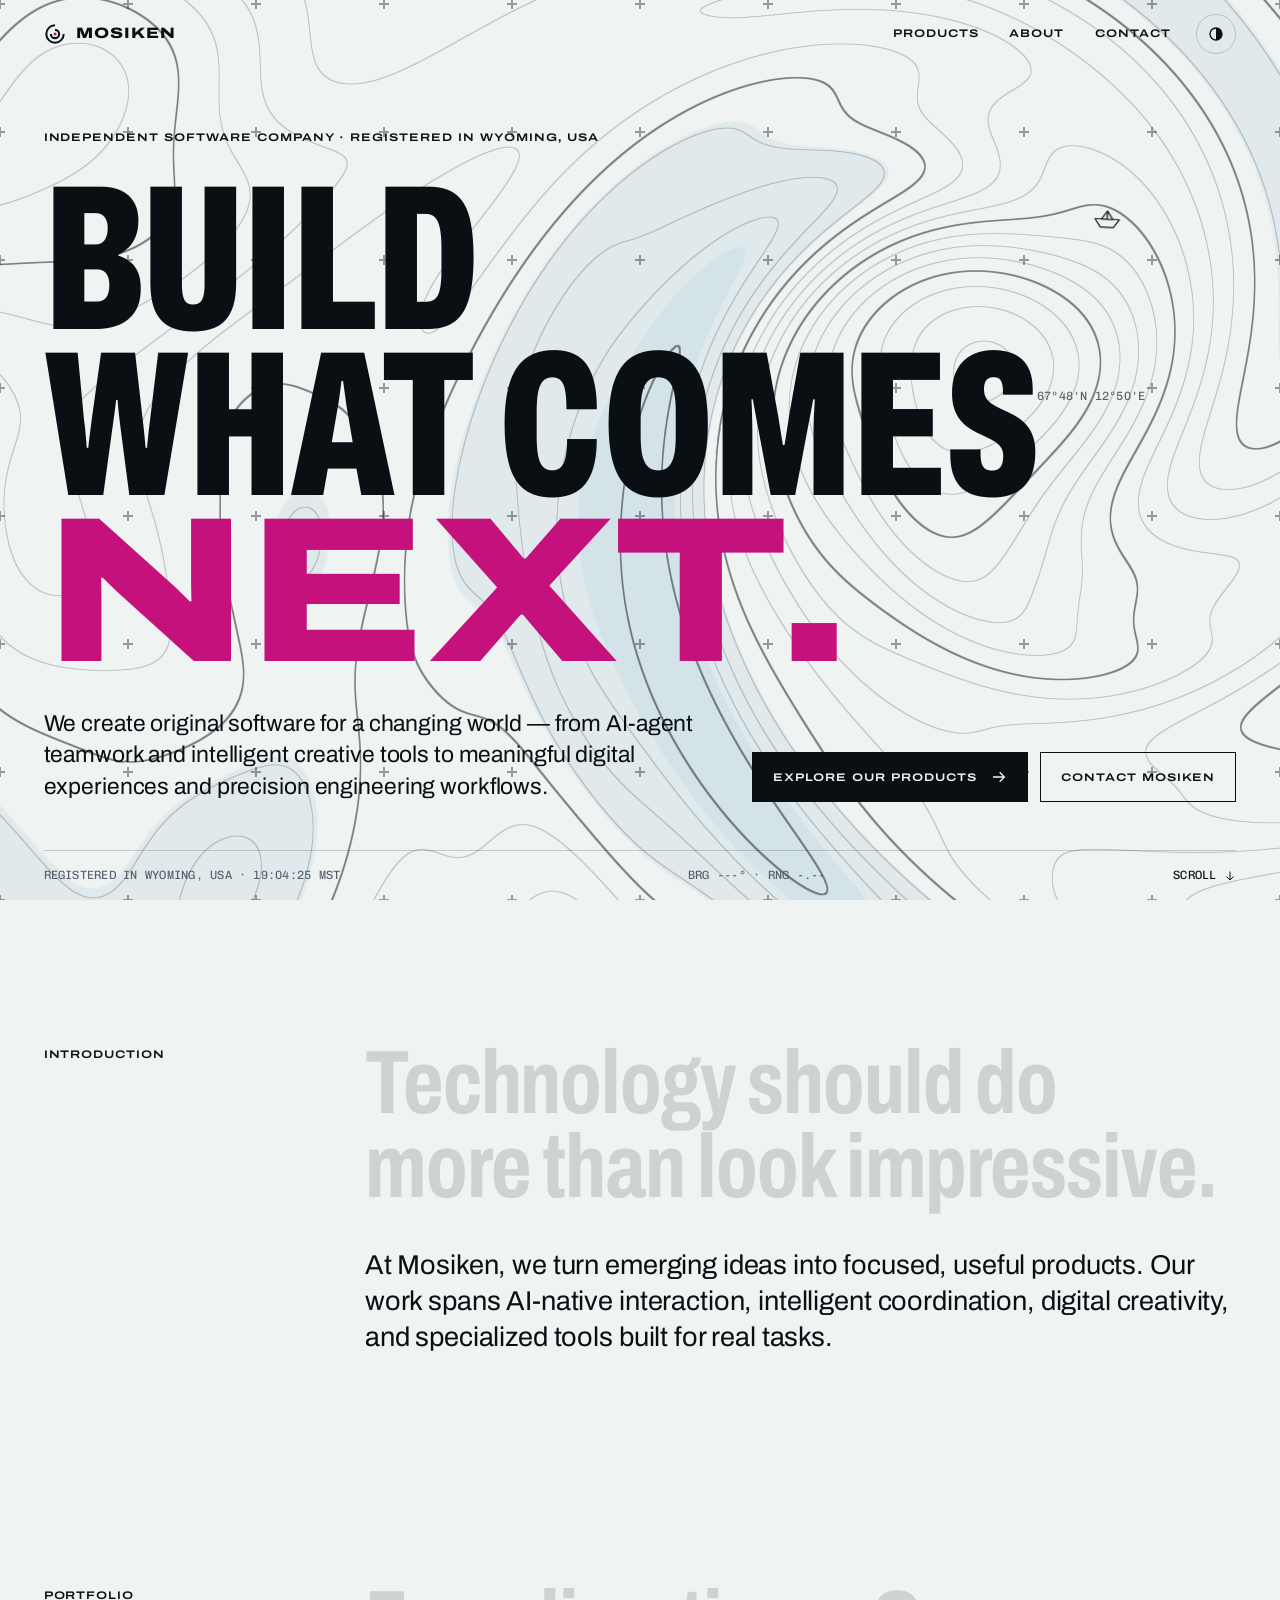
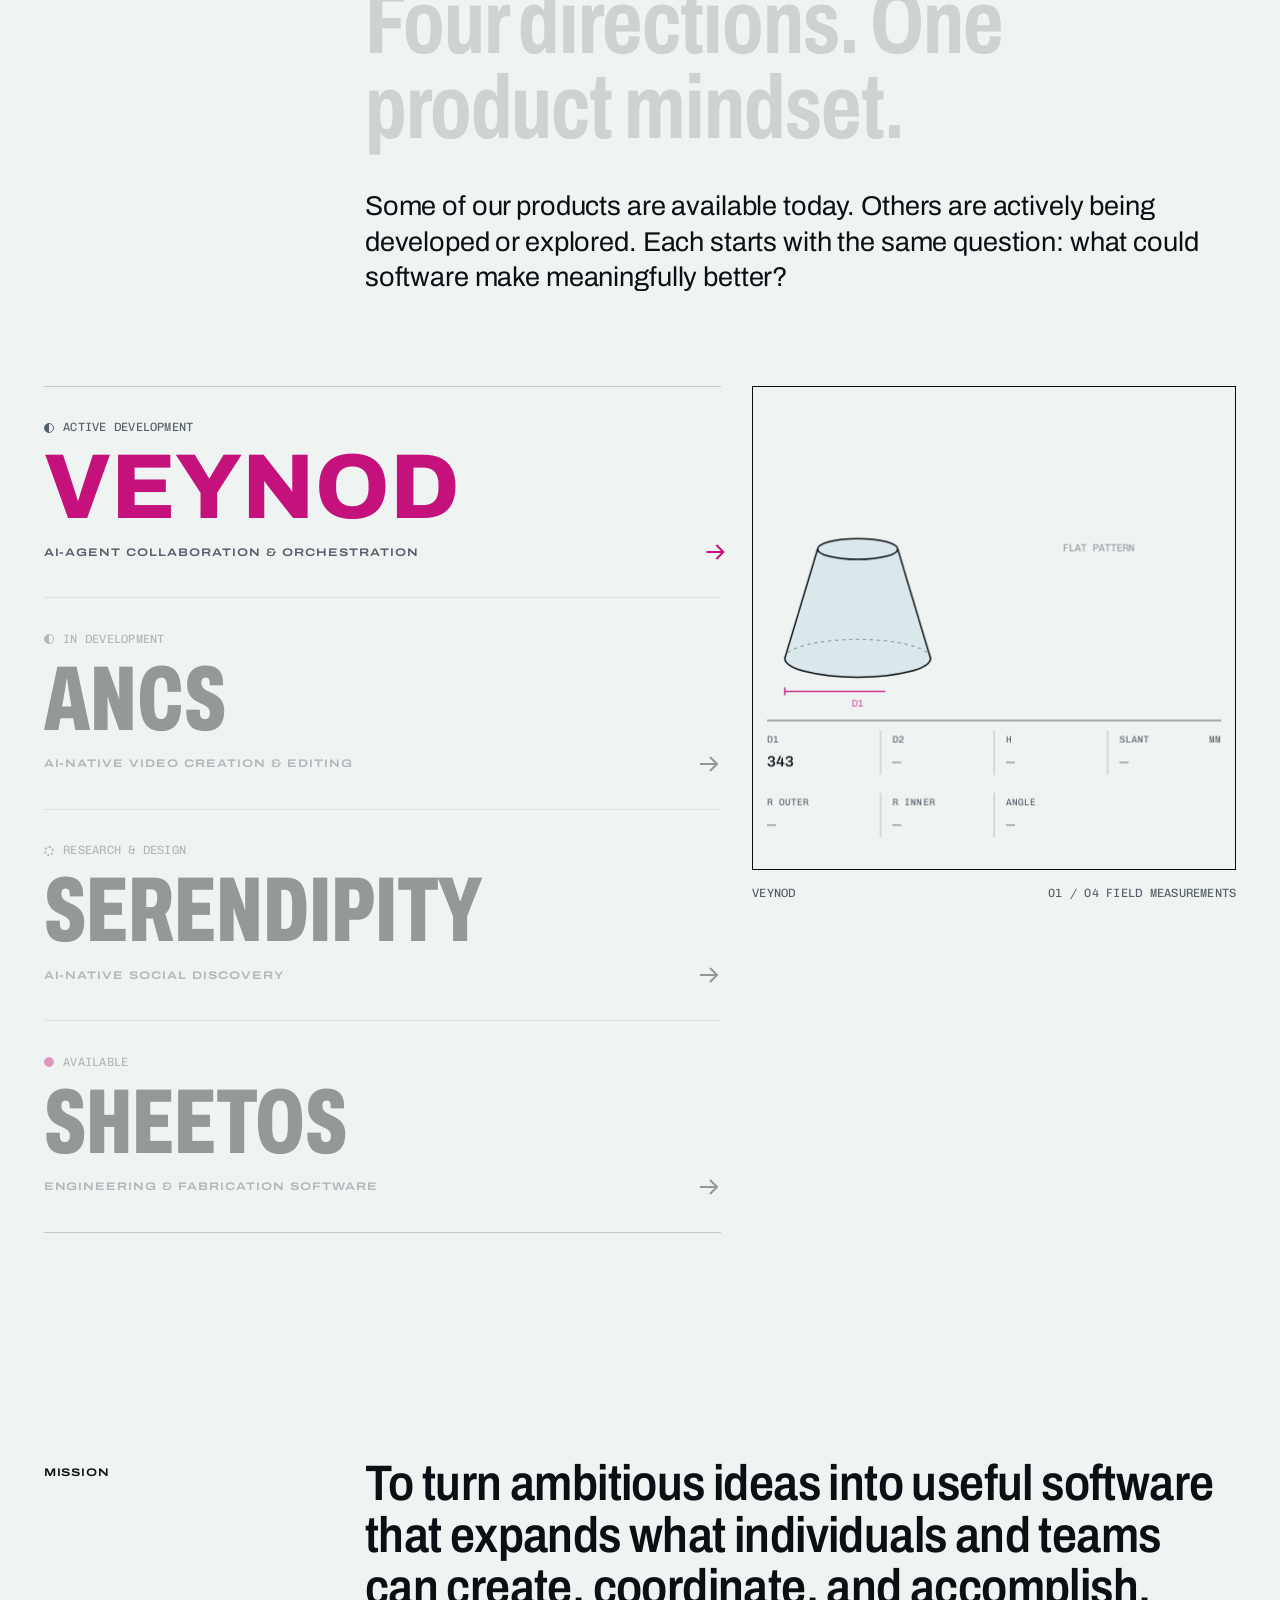
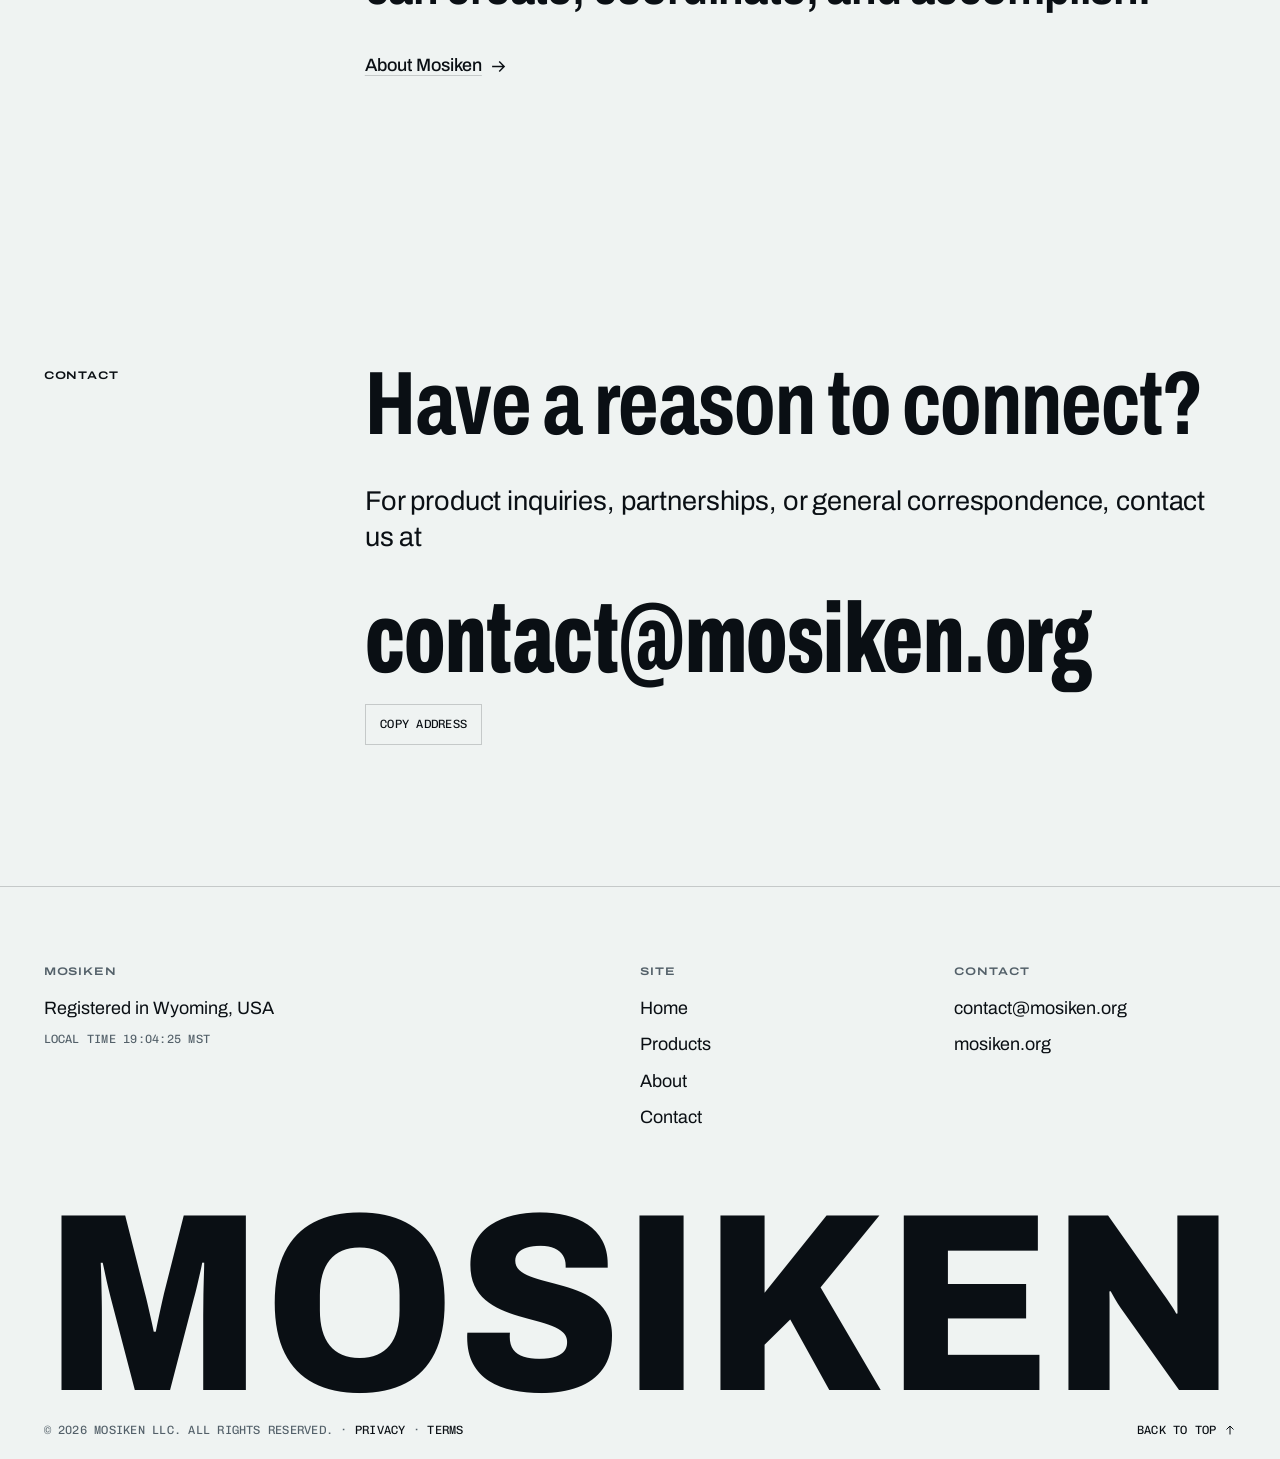
<file: index.html>
<!doctype html>
<!--
  MOSIKEN · mosiken.org

  He'ershingenmosiken is not one place. It is two.
  The second one: 67°44'45"N 12°45'19"E.
-->
<html lang="en">
<head>
  <meta charset="utf-8">
  <meta name="viewport" content="width=device-width, initial-scale=1, viewport-fit=cover">
  <title>Mosiken | AI-Native Software &amp; Digital Product Development</title>
  <meta name="description" content="Mosiken LLC is a software company registered in Wyoming, USA, developing AI-native platforms, creative tools, social applications, and specialized engineering software. Explore our products.">
  <link rel="canonical" href="https://mosiken.org/">
  <meta name="theme-color" content="#EFF3F2" media="(prefers-color-scheme: light)">
  <meta name="theme-color" content="#06090C" media="(prefers-color-scheme: dark)">
  <meta property="og:type" content="website">
  <meta property="og:site_name" content="Mosiken">
  <meta property="og:locale" content="en_US">
  <meta property="og:title" content="Mosiken — Build What Comes Next.">
  <meta property="og:description" content="Original software products across AI collaboration, creative technology, human connection, and engineering.">
  <meta property="og:url" content="https://mosiken.org/">
  <meta property="og:image" content="https://mosiken.org/assets/img/og.png">
  <meta property="og:image:width" content="1200">
  <meta property="og:image:height" content="630">
  <meta property="og:image:alt" content="Mosiken — Build What Comes Next.">
  <meta name="twitter:card" content="summary_large_image">
  <link rel="icon" href="favicon.svg" type="image/svg+xml">
  <link rel="icon" href="favicon.ico" sizes="32x32">
  <link rel="apple-touch-icon" href="assets/img/apple-touch-icon.png">
  <link rel="manifest" href="site.webmanifest">
  <link rel="preload" href="assets/fonts/archivo-variable.woff2" as="font" type="font/woff2" crossorigin>
  <link rel="stylesheet" href="assets/css/main.css">
  <script>(function(){var d=document.documentElement;d.classList.add('js');try{var t=localStorage.getItem('mosiken-theme');if(t==='dark'||t==='light')d.dataset.theme=t}catch(e){}if('IntersectionObserver'in window&&!matchMedia('(prefers-reduced-motion: reduce)').matches){d.classList.add('js-reveal');setTimeout(function(){if(!window.__mosiken)d.classList.remove('js-reveal')},4000)}})();</script>
  <script type="module" src="assets/js/main.js"></script>
  <script type="application/ld+json">{"@context":"https://schema.org","@type":"Organization","name":"Mosiken","legalName":"Mosiken LLC","url":"https://mosiken.org/","logo":"https://mosiken.org/assets/img/icon-512.png","email":"contact@mosiken.org","founder":{"@type":"Person","name":"Chen Su"},"slogan":"Build What Comes Next.","description":"Mosiken LLC is a software company registered in Wyoming, USA, developing AI-native platforms, creative tools, intelligent applications, and specialized engineering software."}</script>
</head>
<body>
  <canvas class="field" data-field aria-hidden="true" data-gyre="67°48'N 12°50'E"></canvas>

  <a class="skip" id="top" href="#main">Skip to content</a>

  <header class="site-header">
    <div class="wrap site-header__in">
      <a class="brand" href="index.html" aria-label="Mosiken home">
        <svg class="brand__mark" viewBox="0 0 24 24" fill="none" stroke="currentColor" stroke-width="2.2" aria-hidden="true">
          <path d="M12 2.5a9.5 9.5 0 1 0 9.5 9.5"/>
          <path d="M12 7.5a4.5 4.5 0 1 1-4.5 4.5"/>
          <circle class="eye" cx="12" cy="12" r="1.7"/>
        </svg>
        <span>Mosiken</span>
      </a>
      <div class="site-header__tools">
        <nav class="nav" id="site-nav" aria-label="Primary">
          <a class="nav__home" href="index.html" aria-current="page">Home</a>
          <a href="products.html">Products</a>
          <a href="about.html">About</a>
          <a href="contact.html">Contact</a>
        </nav>
        <button class="icon-btn theme-toggle" type="button" data-theme-toggle aria-label="Switch theme">
          <svg viewBox="0 0 24 24" aria-hidden="true">
            <circle cx="12" cy="12" r="9" fill="none" stroke="currentColor" stroke-width="2"/>
            <path d="M12 3a9 9 0 0 1 0 18z" fill="currentColor"/>
          </svg>
        </button>
        <button class="menu-toggle" type="button" data-menu-toggle aria-expanded="false" aria-controls="site-nav">Menu</button>
      </div>
    </div>
  </header>

  <main id="main">
    <section class="hero" aria-labelledby="hero-title" data-field-stage>
      <div class="wrap hero__body">
        <p class="label">Independent software company · Registered in Wyoming, USA</p>
        <h1 class="hero__title" id="hero-title" aria-label="Build What Comes Next.">
          <span class="w" style="--n:0"><span>Build</span></span>
          <span class="br"></span>
          <span class="w" style="--n:1"><span>What</span></span>
          <span class="w" style="--n:2"><span>Comes</span></span>
          <span class="br"></span>
          <span class="w w--wide" style="--n:3"><span>Next.</span></span>
        </h1>
        <div class="hero__foot">
          <p class="lead">We create original software for a changing world — from AI-agent teamwork and intelligent creative tools to meaningful digital experiences and precision engineering workflows.</p>
          <div class="actions">
            <a class="btn" href="products.html">Explore Our Products <span class="i i--right" aria-hidden="true"></span></a>
            <a class="btn btn--ghost" href="contact.html">Contact Mosiken</a>
          </div>
        </div>
      </div>
      <div class="wrap">
        <div class="strip mono">
          <p>Registered in Wyoming, USA · <span data-clock>Mountain Time</span></p>
          <p class="strip__readout" data-readout aria-hidden="true">BRG ---° · RNG -.--</p>
          <a href="#intro">Scroll <span class="i i--down" aria-hidden="true"></span></a>
        </div>
      </div>
    </section>

    <section class="section" id="intro" aria-labelledby="intro-title">
      <div class="wrap sheet">
        <p class="label sheet__margin">Introduction</p>
        <div class="sheet__main">
          <h2 class="display" id="intro-title" data-ink>Technology should do more than look impressive.</h2>
          <p class="lead" data-reveal>At Mosiken, we turn emerging ideas into focused, useful products. Our work spans AI-native interaction, intelligent coordination, digital creativity, and specialized tools built for real tasks.</p>
        </div>
      </div>
    </section>

    <section class="section section--tight" id="portfolio" aria-labelledby="portfolio-title">
      <div class="wrap">
        <div class="sheet">
          <p class="label sheet__margin">Portfolio</p>
          <div class="sheet__main">
            <h2 class="display" id="portfolio-title" data-ink>Four directions. One product mindset.</h2>
            <p class="lead" data-reveal>Some of our products are available today. Others are actively being developed or explored. Each starts with the same question: what could software make meaningfully better?</p>
          </div>
        </div>
        <div class="index" data-index>
          <ul class="index__list">
            <li>
              <a class="row" href="products.html#veynod" data-scene-for="veynod">
                <span class="row__status status status--dev">Active development</span>
                <span class="row__name">Veynod</span>
                <span class="row__foot">
                  <span class="row__cat label">AI-Agent Collaboration &amp; Orchestration</span>
                  <span class="row__go i i--right" aria-hidden="true"></span>
                </span>
                <span class="row__scene stage" data-scene="veynod" aria-hidden="true"></span>
              </a>
            </li>
            <li>
              <a class="row" href="products.html#ancs" data-scene-for="ancs">
                <span class="row__status status status--dev">In development</span>
                <span class="row__name">ANCS</span>
                <span class="row__foot">
                  <span class="row__cat label">AI-Native Video Creation &amp; Editing</span>
                  <span class="row__go i i--right" aria-hidden="true"></span>
                </span>
                <span class="row__scene stage" data-scene="ancs" aria-hidden="true"></span>
              </a>
            </li>
            <li>
              <a class="row" href="products.html#serendipity" data-scene-for="serendipity">
                <span class="row__status status status--research">Research &amp; design</span>
                <span class="row__name">Serendipity</span>
                <span class="row__foot">
                  <span class="row__cat label">AI-Native Social Discovery</span>
                  <span class="row__go i i--right" aria-hidden="true"></span>
                </span>
                <span class="row__scene stage" data-scene="serendipity" aria-hidden="true"></span>
              </a>
            </li>
            <li>
              <a class="row" href="products.html#sheetos" data-scene-for="sheetos">
                <span class="row__status status status--live">Available</span>
                <span class="row__name">SheetOS</span>
                <span class="row__foot">
                  <span class="row__cat label">Engineering &amp; Fabrication Software</span>
                  <span class="row__go i i--right" aria-hidden="true"></span>
                </span>
                <span class="row__scene stage" data-scene="sheetos" aria-hidden="true"></span>
              </a>
            </li>
          </ul>
          <div class="index__viewer" aria-hidden="true">
            <div class="stage" data-scene="veynod" data-viewer></div>
            <p class="index__caption mono"><span data-viewer-name>Veynod</span><span data-viewer-step></span></p>
          </div>
        </div>
      </div>
    </section>

    <section class="section band" aria-labelledby="mission-title" data-zone>
      <div class="wrap sheet">
        <h2 class="label sheet__margin" id="mission-title">Mission</h2>
        <div class="sheet__main">
          <p class="display" data-reveal>To turn ambitious ideas into useful software that expands what individuals and teams can create, coordinate, and accomplish.</p>
          <a class="link" href="about.html" data-reveal>About Mosiken <span class="i i--right" aria-hidden="true"></span></a>
        </div>
      </div>
    </section>

    <section class="section" aria-labelledby="connect-title">
      <div class="wrap sheet">
        <p class="label sheet__margin">Contact</p>
        <div class="sheet__main">
          <h2 class="display" id="connect-title" data-ink>Have a reason to connect?</h2>
          <p class="lead" data-reveal>For product inquiries, partnerships, or general correspondence, contact us at</p>
          <div class="mail">
            <a class="mail__address" href="mailto:contact@mosiken.org" data-copy-source>contact@mosiken.org</a>
            <button class="copy mono" type="button" data-copy="contact@mosiken.org"><span data-copy-label>Copy address</span></button>
          </div>
        </div>
      </div>
    </section>
  </main>

  <footer class="site-footer">
    <div class="wrap">
      <div class="site-footer__top">
        <div>
          <h2 class="label">Mosiken</h2>
          <p>Registered in Wyoming, USA</p>
          <p class="mono soft">Local time <span data-clock>Mountain Time</span></p>
        </div>
        <nav aria-label="Footer">
          <h2 class="label">Site</h2>
          <a href="index.html">Home</a>
          <a href="products.html">Products</a>
          <a href="about.html">About</a>
          <a href="contact.html">Contact</a>
        </nav>
        <div>
          <h2 class="label">Contact</h2>
          <a href="mailto:contact@mosiken.org">contact@mosiken.org</a>
          <a href="https://mosiken.org">mosiken.org</a>
        </div>
      </div>
      <div class="wordmark-wrap">
        <div class="wordmark" data-wordmark aria-hidden="true"><span>M</span><span>O</span><span>S</span><span data-fold>I</span><span>K</span><span>E</span><span>N</span></div>
        <p class="clue mono" aria-hidden="true">67°44'45&quot;N 12°45'19&quot;E</p>
      </div>
      <div class="site-footer__base mono">
        <p>© 2026 Mosiken LLC. All rights reserved. · <a href="privacy.html">Privacy</a> · <a href="terms.html">Terms</a></p>
        <a href="#top">Back to top <span class="i i--down" aria-hidden="true"></span></a>
      </div>
    </div>
  </footer>
</body>
</html>
</file>
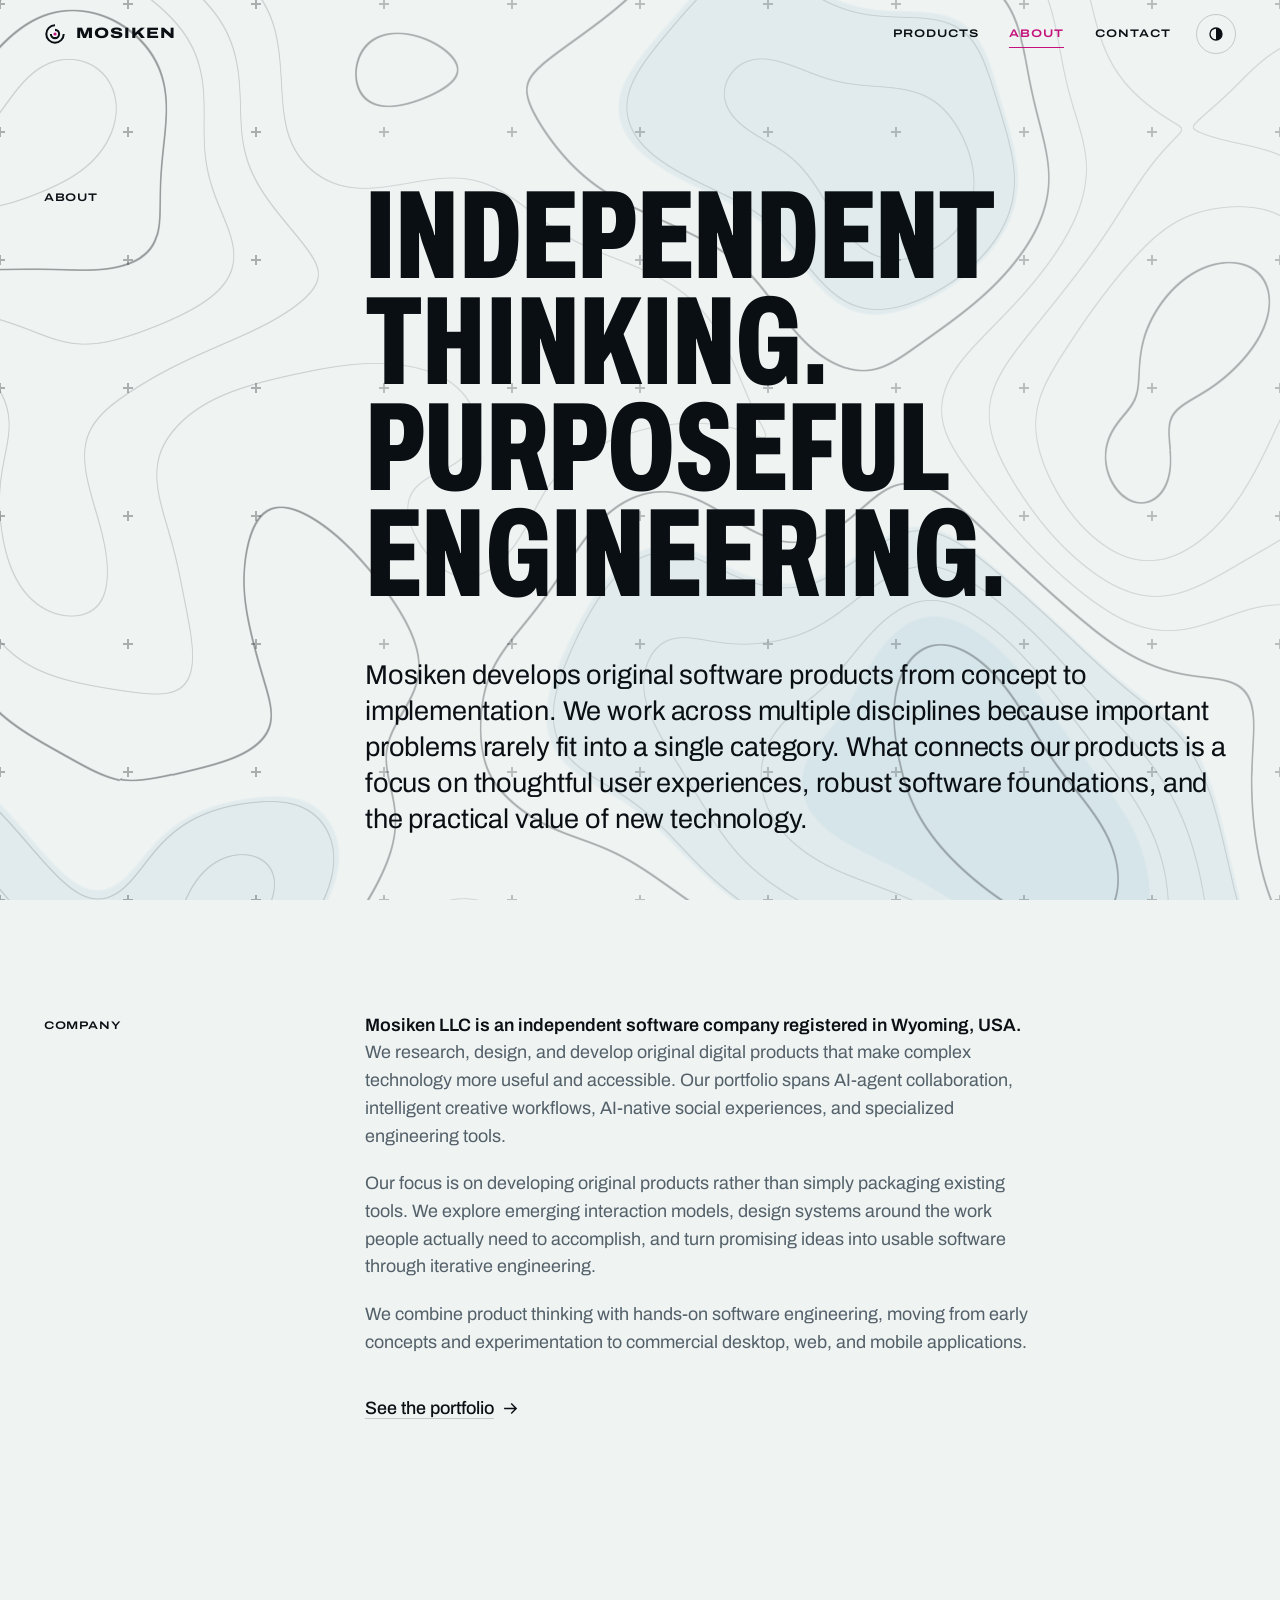
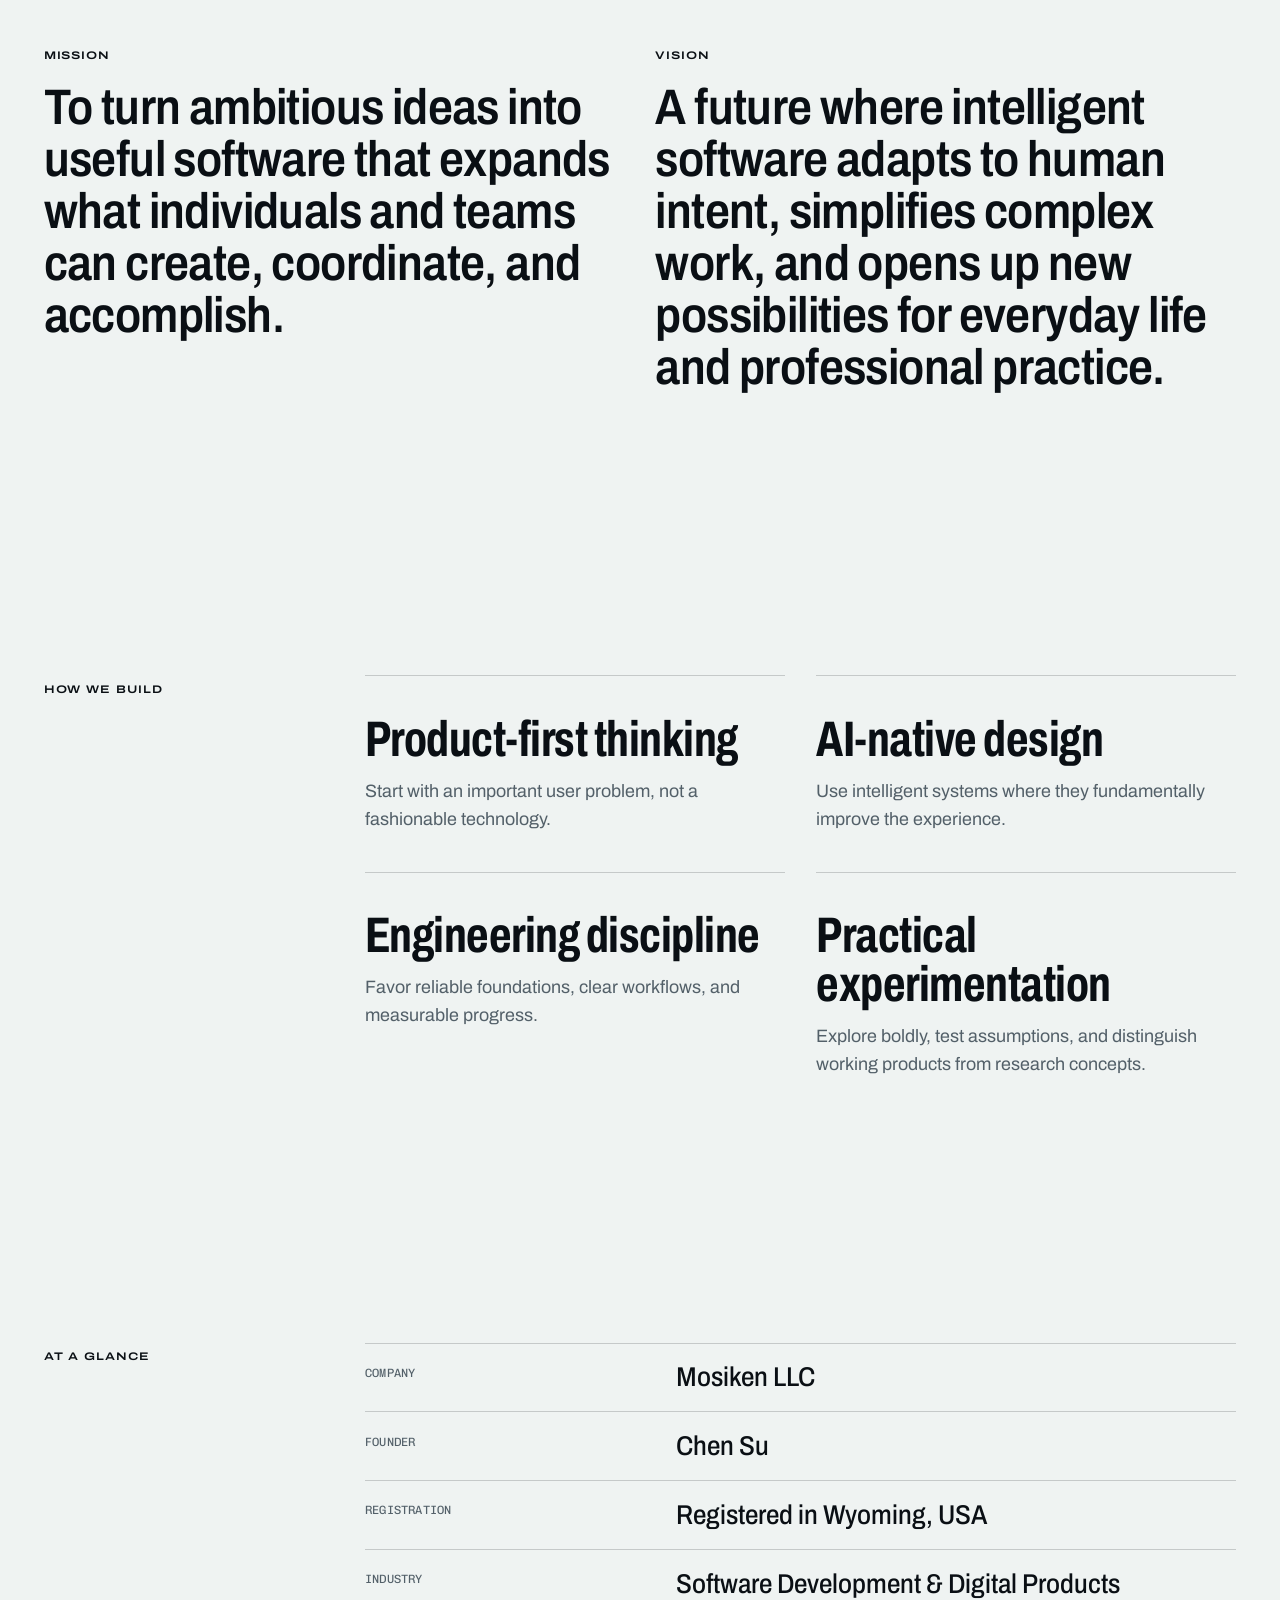
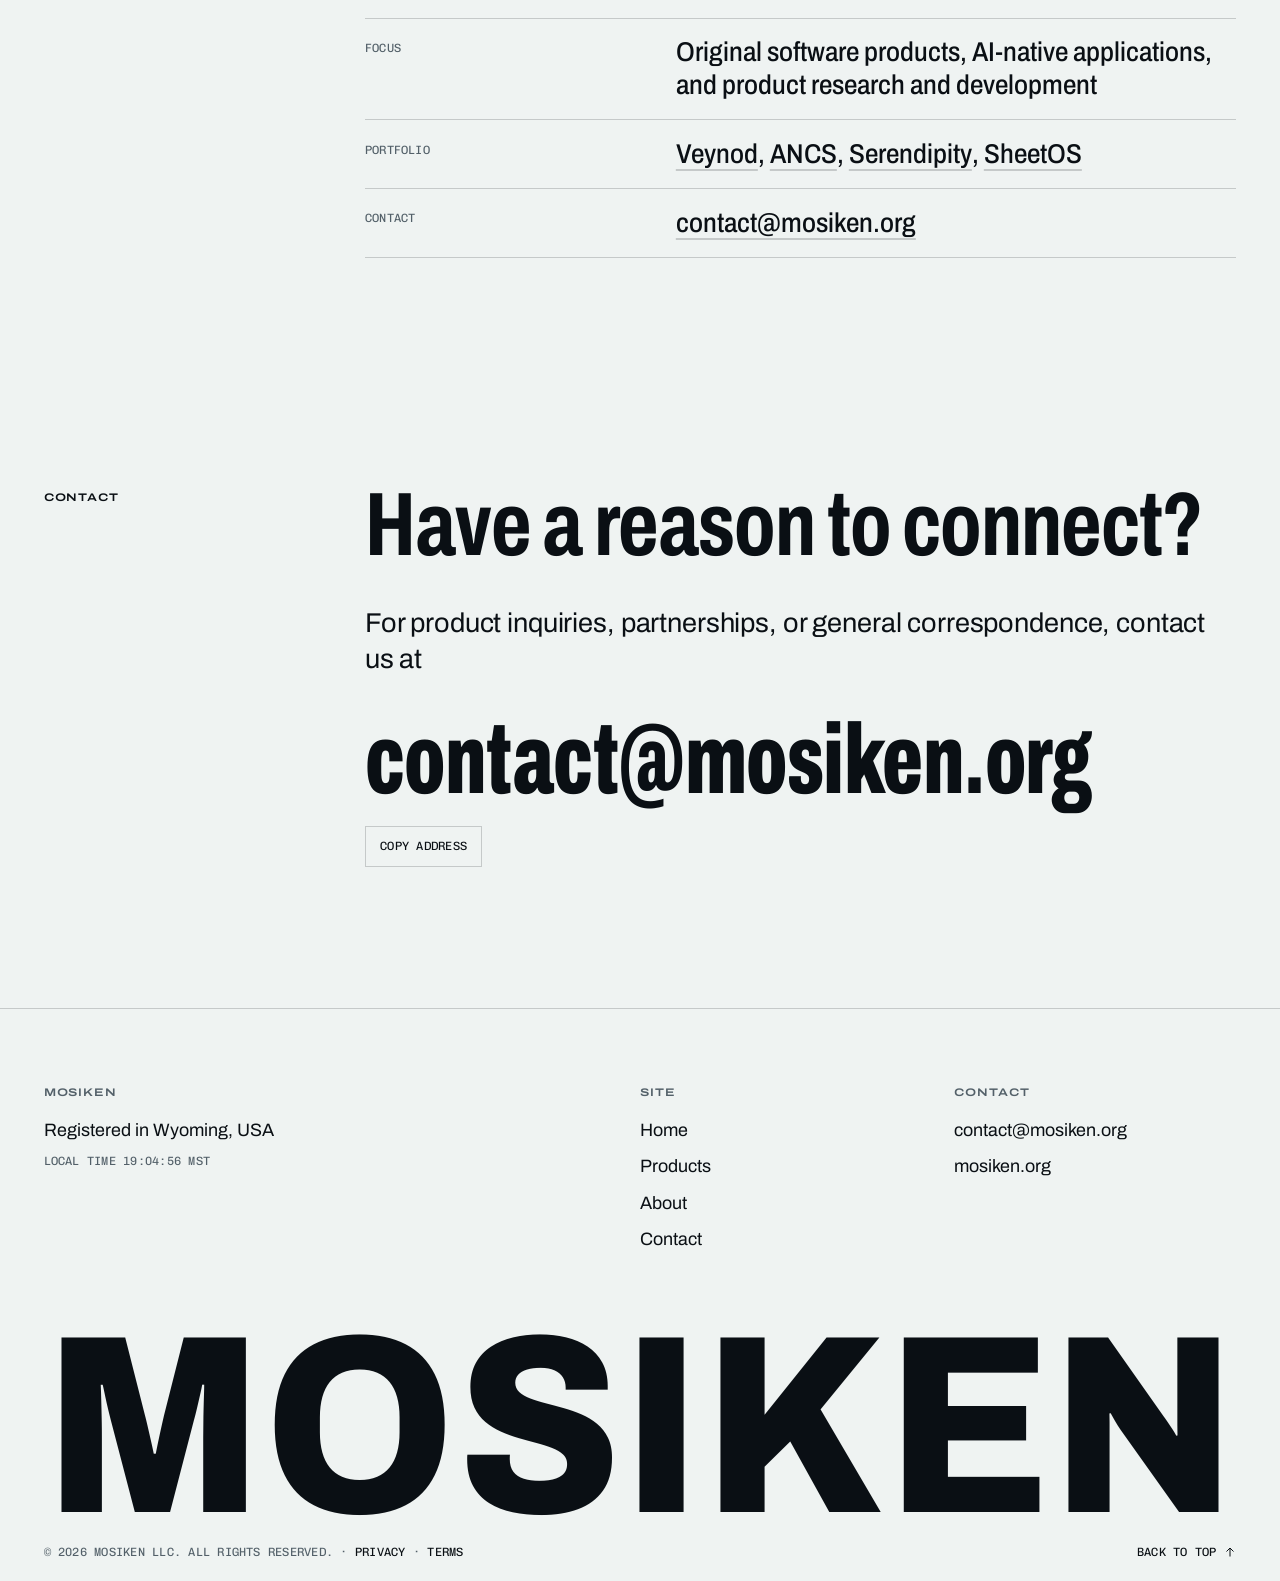
<file: about.html>
<!doctype html>
<!--
  MOSIKEN · mosiken.org

  He'ershingenmosiken is not one place. It is two.
  The second one: 67°44'45"N 12°45'19"E.
-->
<html lang="en">
<head>
  <meta charset="utf-8">
  <meta name="viewport" content="width=device-width, initial-scale=1, viewport-fit=cover">
  <title>About Mosiken | Independent Software Company</title>
  <meta name="description" content="Mosiken LLC is an independent software company registered in Wyoming, USA. We research, design, and develop original digital products that make complex technology more useful and accessible.">
  <link rel="canonical" href="https://mosiken.org/about.html">
  <meta name="theme-color" content="#EFF3F2" media="(prefers-color-scheme: light)">
  <meta name="theme-color" content="#06090C" media="(prefers-color-scheme: dark)">
  <meta property="og:type" content="website">
  <meta property="og:site_name" content="Mosiken">
  <meta property="og:locale" content="en_US">
  <meta property="og:title" content="Mosiken — Build What Comes Next.">
  <meta property="og:description" content="Original software products across AI collaboration, creative technology, human connection, and engineering.">
  <meta property="og:url" content="https://mosiken.org/about.html">
  <meta property="og:image" content="https://mosiken.org/assets/img/og.png">
  <meta property="og:image:width" content="1200">
  <meta property="og:image:height" content="630">
  <meta property="og:image:alt" content="Mosiken — Build What Comes Next.">
  <meta name="twitter:card" content="summary_large_image">
  <link rel="icon" href="favicon.svg" type="image/svg+xml">
  <link rel="icon" href="favicon.ico" sizes="32x32">
  <link rel="apple-touch-icon" href="assets/img/apple-touch-icon.png">
  <link rel="manifest" href="site.webmanifest">
  <link rel="preload" href="assets/fonts/archivo-variable.woff2" as="font" type="font/woff2" crossorigin>
  <link rel="stylesheet" href="assets/css/main.css">
  <script>(function(){var d=document.documentElement;d.classList.add('js');try{var t=localStorage.getItem('mosiken-theme');if(t==='dark'||t==='light')d.dataset.theme=t}catch(e){}if('IntersectionObserver'in window&&!matchMedia('(prefers-reduced-motion: reduce)').matches){d.classList.add('js-reveal');setTimeout(function(){if(!window.__mosiken)d.classList.remove('js-reveal')},4000)}})();</script>
  <script type="module" src="assets/js/main.js"></script>
</head>
<body>
  <canvas class="field" data-field aria-hidden="true"></canvas>

  <a class="skip" id="top" href="#main">Skip to content</a>

  <header class="site-header">
    <div class="wrap site-header__in">
      <a class="brand" href="index.html" aria-label="Mosiken home">
        <svg class="brand__mark" viewBox="0 0 24 24" fill="none" stroke="currentColor" stroke-width="2.2" aria-hidden="true">
          <path d="M12 2.5a9.5 9.5 0 1 0 9.5 9.5"/>
          <path d="M12 7.5a4.5 4.5 0 1 1-4.5 4.5"/>
          <circle class="eye" cx="12" cy="12" r="1.7"/>
        </svg>
        <span>Mosiken</span>
      </a>
      <div class="site-header__tools">
        <nav class="nav" id="site-nav" aria-label="Primary">
          <a class="nav__home" href="index.html">Home</a>
          <a href="products.html">Products</a>
          <a href="about.html" aria-current="page">About</a>
          <a href="contact.html">Contact</a>
        </nav>
        <button class="icon-btn theme-toggle" type="button" data-theme-toggle aria-label="Switch theme">
          <svg viewBox="0 0 24 24" aria-hidden="true">
            <circle cx="12" cy="12" r="9" fill="none" stroke="currentColor" stroke-width="2"/>
            <path d="M12 3a9 9 0 0 1 0 18z" fill="currentColor"/>
          </svg>
        </button>
        <button class="menu-toggle" type="button" data-menu-toggle aria-expanded="false" aria-controls="site-nav">Menu</button>
      </div>
    </div>
  </header>

  <main id="main">
    <header class="page-head">
      <div class="wrap sheet">
        <p class="label sheet__margin">About</p>
        <div class="sheet__main">
          <h1 class="page-head__title">Independent thinking. Purposeful engineering.</h1>
          <p class="lead">Mosiken develops original software products from concept to implementation. We work across multiple disciplines because important problems rarely fit into a single category. What connects our products is a focus on thoughtful user experiences, robust software foundations, and the practical value of new technology.</p>
        </div>
      </div>
    </header>

    <section class="section section--tight" aria-labelledby="company-title">
      <div class="wrap sheet">
        <h2 class="label sheet__margin" id="company-title">Company</h2>
        <div class="sheet__main">
          <div class="prose">
            <p><strong>Mosiken LLC is an independent software company registered in Wyoming, USA.</strong> We research, design, and develop original digital products that make complex technology more useful and accessible. Our portfolio spans AI-agent collaboration, intelligent creative workflows, AI-native social experiences, and specialized engineering tools.</p>
            <p>Our focus is on developing original products rather than simply packaging existing tools. We explore emerging interaction models, design systems around the work people actually need to accomplish, and turn promising ideas into usable software through iterative engineering.</p>
            <p>We combine product thinking with hands-on software engineering, moving from early concepts and experimentation to commercial desktop, web, and mobile applications.</p>
          </div>
          <a class="link" href="products.html">See the portfolio <span class="i i--right" aria-hidden="true"></span></a>
        </div>
      </div>
    </section>

    <section class="section band" data-zone>
      <div class="wrap pair">
        <div>
          <h2 class="label">Mission</h2>
          <p class="display" data-reveal>To turn ambitious ideas into useful software that expands what individuals and teams can create, coordinate, and accomplish.</p>
        </div>
        <div>
          <h2 class="label">Vision</h2>
          <p class="display" data-reveal style="--i:1">A future where intelligent software adapts to human intent, simplifies complex work, and opens up new possibilities for everyday life and professional practice.</p>
        </div>
      </div>
    </section>

    <section class="section" aria-labelledby="build-title">
      <div class="wrap sheet">
        <h2 class="label sheet__margin" id="build-title">How we build</h2>
        <div class="sheet__main">
          <ul class="principles">
            <li data-reveal>
              <h3>Product-first thinking</h3>
              <p>Start with an important user problem, not a fashionable technology.</p>
            </li>
            <li data-reveal style="--i:1">
              <h3>AI-native design</h3>
              <p>Use intelligent systems where they fundamentally improve the experience.</p>
            </li>
            <li data-reveal>
              <h3>Engineering discipline</h3>
              <p>Favor reliable foundations, clear workflows, and measurable progress.</p>
            </li>
            <li data-reveal style="--i:1">
              <h3>Practical experimentation</h3>
              <p>Explore boldly, test assumptions, and distinguish working products from research concepts.</p>
            </li>
          </ul>
        </div>
      </div>
    </section>

    <section class="section section--tight" aria-labelledby="facts-title">
      <div class="wrap sheet">
        <h2 class="label sheet__margin" id="facts-title">At a glance</h2>
        <div class="sheet__main">
          <dl class="facts">
            <div><dt class="mono">Company</dt><dd>Mosiken LLC</dd></div>
            <div><dt class="mono">Founder</dt><dd>Chen Su</dd></div>
            <div><dt class="mono">Registration</dt><dd>Registered in Wyoming, USA</dd></div>
            <div><dt class="mono">Industry</dt><dd>Software Development &amp; Digital Products</dd></div>
            <div><dt class="mono">Focus</dt><dd>Original software products, AI-native applications, and product research and development</dd></div>
            <div><dt class="mono">Portfolio</dt><dd><a class="link" href="products.html#veynod">Veynod</a>, <a class="link" href="products.html#ancs">ANCS</a>, <a class="link" href="products.html#serendipity">Serendipity</a>, <a class="link" href="products.html#sheetos">SheetOS</a></dd></div>
            <div><dt class="mono">Contact</dt><dd><a class="link" href="mailto:contact@mosiken.org">contact@mosiken.org</a></dd></div>
          </dl>
        </div>
      </div>
    </section>

    <section class="section" aria-labelledby="connect-title">
      <div class="wrap sheet">
        <p class="label sheet__margin">Contact</p>
        <div class="sheet__main">
          <h2 class="display" id="connect-title" data-ink>Have a reason to connect?</h2>
          <p class="lead" data-reveal>For product inquiries, partnerships, or general correspondence, contact us at</p>
          <div class="mail">
            <a class="mail__address" href="mailto:contact@mosiken.org" data-copy-source>contact@mosiken.org</a>
            <button class="copy mono" type="button" data-copy="contact@mosiken.org"><span data-copy-label>Copy address</span></button>
          </div>
        </div>
      </div>
    </section>
  </main>

  <footer class="site-footer">
    <div class="wrap">
      <div class="site-footer__top">
        <div>
          <h2 class="label">Mosiken</h2>
          <p>Registered in Wyoming, USA</p>
          <p class="mono soft">Local time <span data-clock>Mountain Time</span></p>
        </div>
        <nav aria-label="Footer">
          <h2 class="label">Site</h2>
          <a href="index.html">Home</a>
          <a href="products.html">Products</a>
          <a href="about.html">About</a>
          <a href="contact.html">Contact</a>
        </nav>
        <div>
          <h2 class="label">Contact</h2>
          <a href="mailto:contact@mosiken.org">contact@mosiken.org</a>
          <a href="https://mosiken.org">mosiken.org</a>
        </div>
      </div>
      <div class="wordmark-wrap">
        <div class="wordmark" data-wordmark aria-hidden="true"><span>M</span><span>O</span><span>S</span><span data-fold>I</span><span>K</span><span>E</span><span>N</span></div>
        <p class="clue mono" aria-hidden="true">67°44'45&quot;N 12°45'19&quot;E</p>
      </div>
      <div class="site-footer__base mono">
        <p>© 2026 Mosiken LLC. All rights reserved. · <a href="privacy.html">Privacy</a> · <a href="terms.html">Terms</a></p>
        <a href="#top">Back to top <span class="i i--down" aria-hidden="true"></span></a>
      </div>
    </div>
  </footer>
</body>
</html>
</file>
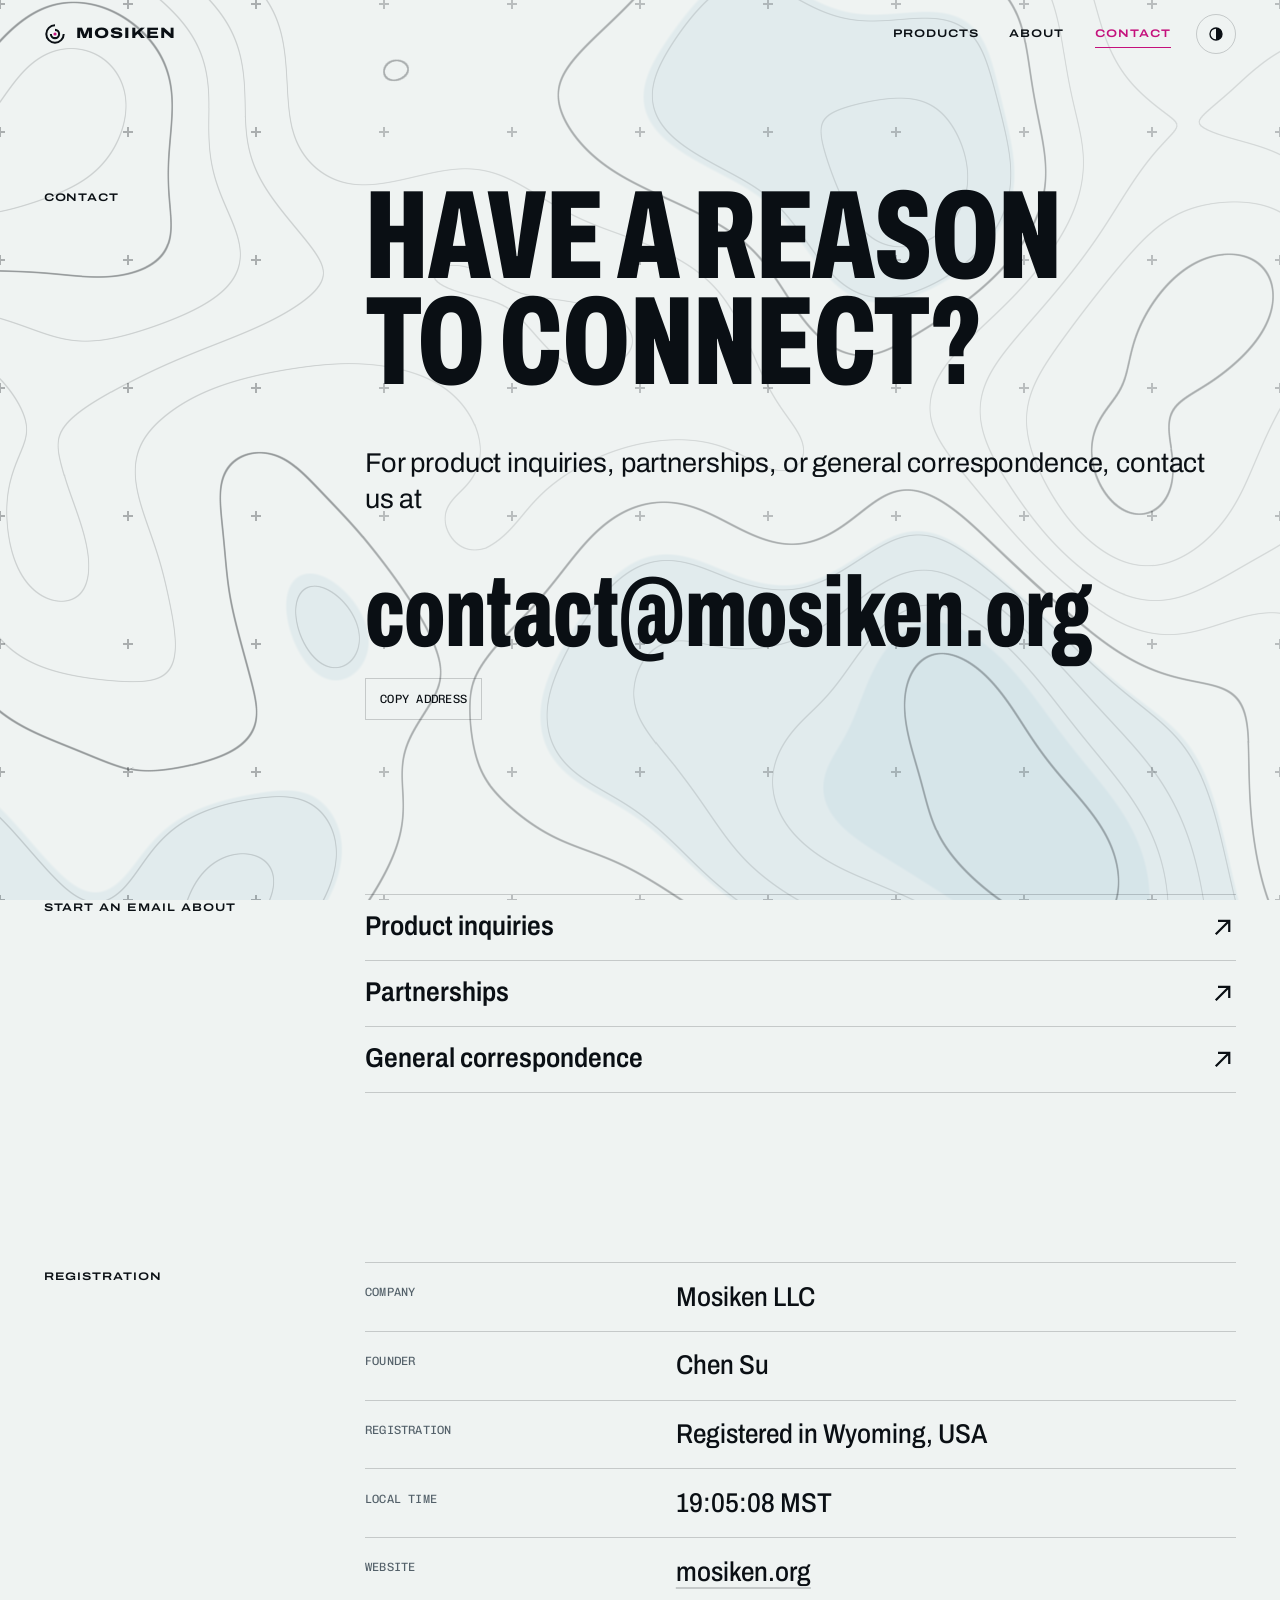
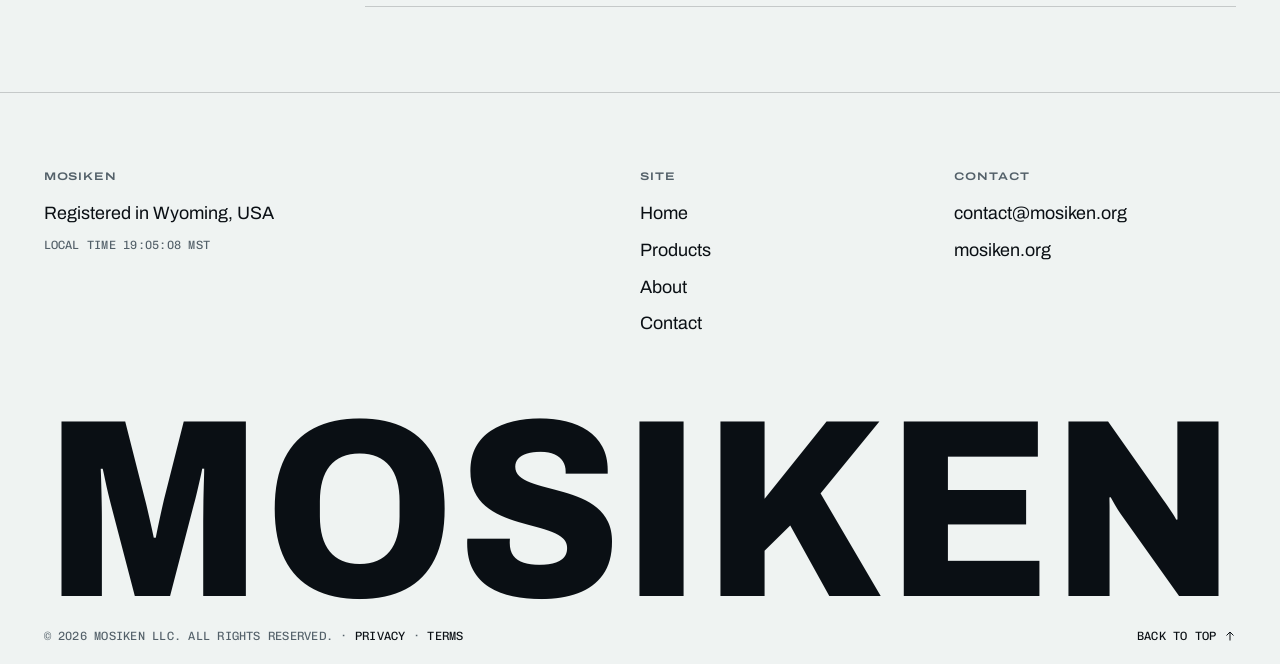
<file: contact.html>
<!doctype html>
<!--
  MOSIKEN · mosiken.org

  He'ershingenmosiken is not one place. It is two.
  The second one: 67°44'45"N 12°45'19"E.
-->
<html lang="en">
<head>
  <meta charset="utf-8">
  <meta name="viewport" content="width=device-width, initial-scale=1, viewport-fit=cover">
  <title>Contact | Mosiken</title>
  <meta name="description" content="For product inquiries, partnerships, or general correspondence, contact Mosiken LLC at contact@mosiken.org.">
  <link rel="canonical" href="https://mosiken.org/contact.html">
  <meta name="theme-color" content="#EFF3F2" media="(prefers-color-scheme: light)">
  <meta name="theme-color" content="#06090C" media="(prefers-color-scheme: dark)">
  <meta property="og:type" content="website">
  <meta property="og:site_name" content="Mosiken">
  <meta property="og:locale" content="en_US">
  <meta property="og:title" content="Mosiken — Build What Comes Next.">
  <meta property="og:description" content="Original software products across AI collaboration, creative technology, human connection, and engineering.">
  <meta property="og:url" content="https://mosiken.org/contact.html">
  <meta property="og:image" content="https://mosiken.org/assets/img/og.png">
  <meta property="og:image:width" content="1200">
  <meta property="og:image:height" content="630">
  <meta property="og:image:alt" content="Mosiken — Build What Comes Next.">
  <meta name="twitter:card" content="summary_large_image">
  <link rel="icon" href="favicon.svg" type="image/svg+xml">
  <link rel="icon" href="favicon.ico" sizes="32x32">
  <link rel="apple-touch-icon" href="assets/img/apple-touch-icon.png">
  <link rel="manifest" href="site.webmanifest">
  <link rel="preload" href="assets/fonts/archivo-variable.woff2" as="font" type="font/woff2" crossorigin>
  <link rel="stylesheet" href="assets/css/main.css">
  <script>(function(){var d=document.documentElement;d.classList.add('js');try{var t=localStorage.getItem('mosiken-theme');if(t==='dark'||t==='light')d.dataset.theme=t}catch(e){}if('IntersectionObserver'in window&&!matchMedia('(prefers-reduced-motion: reduce)').matches){d.classList.add('js-reveal');setTimeout(function(){if(!window.__mosiken)d.classList.remove('js-reveal')},4000)}})();</script>
  <script type="module" src="assets/js/main.js"></script>
</head>
<body>
  <canvas class="field" data-field aria-hidden="true"></canvas>

  <a class="skip" id="top" href="#main">Skip to content</a>

  <header class="site-header">
    <div class="wrap site-header__in">
      <a class="brand" href="index.html" aria-label="Mosiken home">
        <svg class="brand__mark" viewBox="0 0 24 24" fill="none" stroke="currentColor" stroke-width="2.2" aria-hidden="true">
          <path d="M12 2.5a9.5 9.5 0 1 0 9.5 9.5"/>
          <path d="M12 7.5a4.5 4.5 0 1 1-4.5 4.5"/>
          <circle class="eye" cx="12" cy="12" r="1.7"/>
        </svg>
        <span>Mosiken</span>
      </a>
      <div class="site-header__tools">
        <nav class="nav" id="site-nav" aria-label="Primary">
          <a class="nav__home" href="index.html">Home</a>
          <a href="products.html">Products</a>
          <a href="about.html">About</a>
          <a href="contact.html" aria-current="page">Contact</a>
        </nav>
        <button class="icon-btn theme-toggle" type="button" data-theme-toggle aria-label="Switch theme">
          <svg viewBox="0 0 24 24" aria-hidden="true">
            <circle cx="12" cy="12" r="9" fill="none" stroke="currentColor" stroke-width="2"/>
            <path d="M12 3a9 9 0 0 1 0 18z" fill="currentColor"/>
          </svg>
        </button>
        <button class="menu-toggle" type="button" data-menu-toggle aria-expanded="false" aria-controls="site-nav">Menu</button>
      </div>
    </div>
  </header>

  <main id="main">
    <header class="page-head">
      <div class="wrap sheet">
        <p class="label sheet__margin">Contact</p>
        <div class="sheet__main">
          <h1 class="page-head__title">Have a reason to connect?</h1>
          <p class="lead">For product inquiries, partnerships, or general correspondence, contact us at</p>
          <div class="mail">
            <a class="mail__address" href="mailto:contact@mosiken.org" data-copy-source>contact@mosiken.org</a>
            <button class="copy mono" type="button" data-copy="contact@mosiken.org"><span data-copy-label>Copy address</span></button>
          </div>
        </div>
      </div>
    </header>

    <section class="section section--tight" aria-labelledby="topics-title">
      <div class="wrap sheet">
        <h2 class="label sheet__margin" id="topics-title">Start an email about</h2>
        <div class="sheet__main">
          <div class="topics">
            <a href="mailto:contact@mosiken.org?subject=Product%20inquiry">Product inquiries <span class="i i--out" aria-hidden="true"></span></a>
            <a href="mailto:contact@mosiken.org?subject=Partnership">Partnerships <span class="i i--out" aria-hidden="true"></span></a>
            <a href="mailto:contact@mosiken.org?subject=General%20correspondence">General correspondence <span class="i i--out" aria-hidden="true"></span></a>
          </div>
        </div>
      </div>
    </section>

    <section class="section section--tight" aria-labelledby="where-title">
      <div class="wrap sheet">
        <h2 class="label sheet__margin" id="where-title">Registration</h2>
        <div class="sheet__main">
          <dl class="facts">
            <div><dt class="mono">Company</dt><dd>Mosiken LLC</dd></div>
            <div><dt class="mono">Founder</dt><dd>Chen Su</dd></div>
            <div><dt class="mono">Registration</dt><dd>Registered in Wyoming, USA</dd></div>
            <div><dt class="mono">Local time</dt><dd><span data-clock>Mountain Time</span></dd></div>
            <div><dt class="mono">Website</dt><dd><a class="link" href="https://mosiken.org">mosiken.org</a></dd></div>
          </dl>
        </div>
      </div>
    </section>
  </main>

  <footer class="site-footer">
    <div class="wrap">
      <div class="site-footer__top">
        <div>
          <h2 class="label">Mosiken</h2>
          <p>Registered in Wyoming, USA</p>
          <p class="mono soft">Local time <span data-clock>Mountain Time</span></p>
        </div>
        <nav aria-label="Footer">
          <h2 class="label">Site</h2>
          <a href="index.html">Home</a>
          <a href="products.html">Products</a>
          <a href="about.html">About</a>
          <a href="contact.html">Contact</a>
        </nav>
        <div>
          <h2 class="label">Contact</h2>
          <a href="mailto:contact@mosiken.org">contact@mosiken.org</a>
          <a href="https://mosiken.org">mosiken.org</a>
        </div>
      </div>
      <div class="wordmark-wrap">
        <div class="wordmark" data-wordmark aria-hidden="true"><span>M</span><span>O</span><span>S</span><span data-fold>I</span><span>K</span><span>E</span><span>N</span></div>
        <p class="clue mono" aria-hidden="true">67°44'45&quot;N 12°45'19&quot;E</p>
      </div>
      <div class="site-footer__base mono">
        <p>© 2026 Mosiken LLC. All rights reserved. · <a href="privacy.html">Privacy</a> · <a href="terms.html">Terms</a></p>
        <a href="#top">Back to top <span class="i i--down" aria-hidden="true"></span></a>
      </div>
    </div>
  </footer>
</body>
</html>
</file>
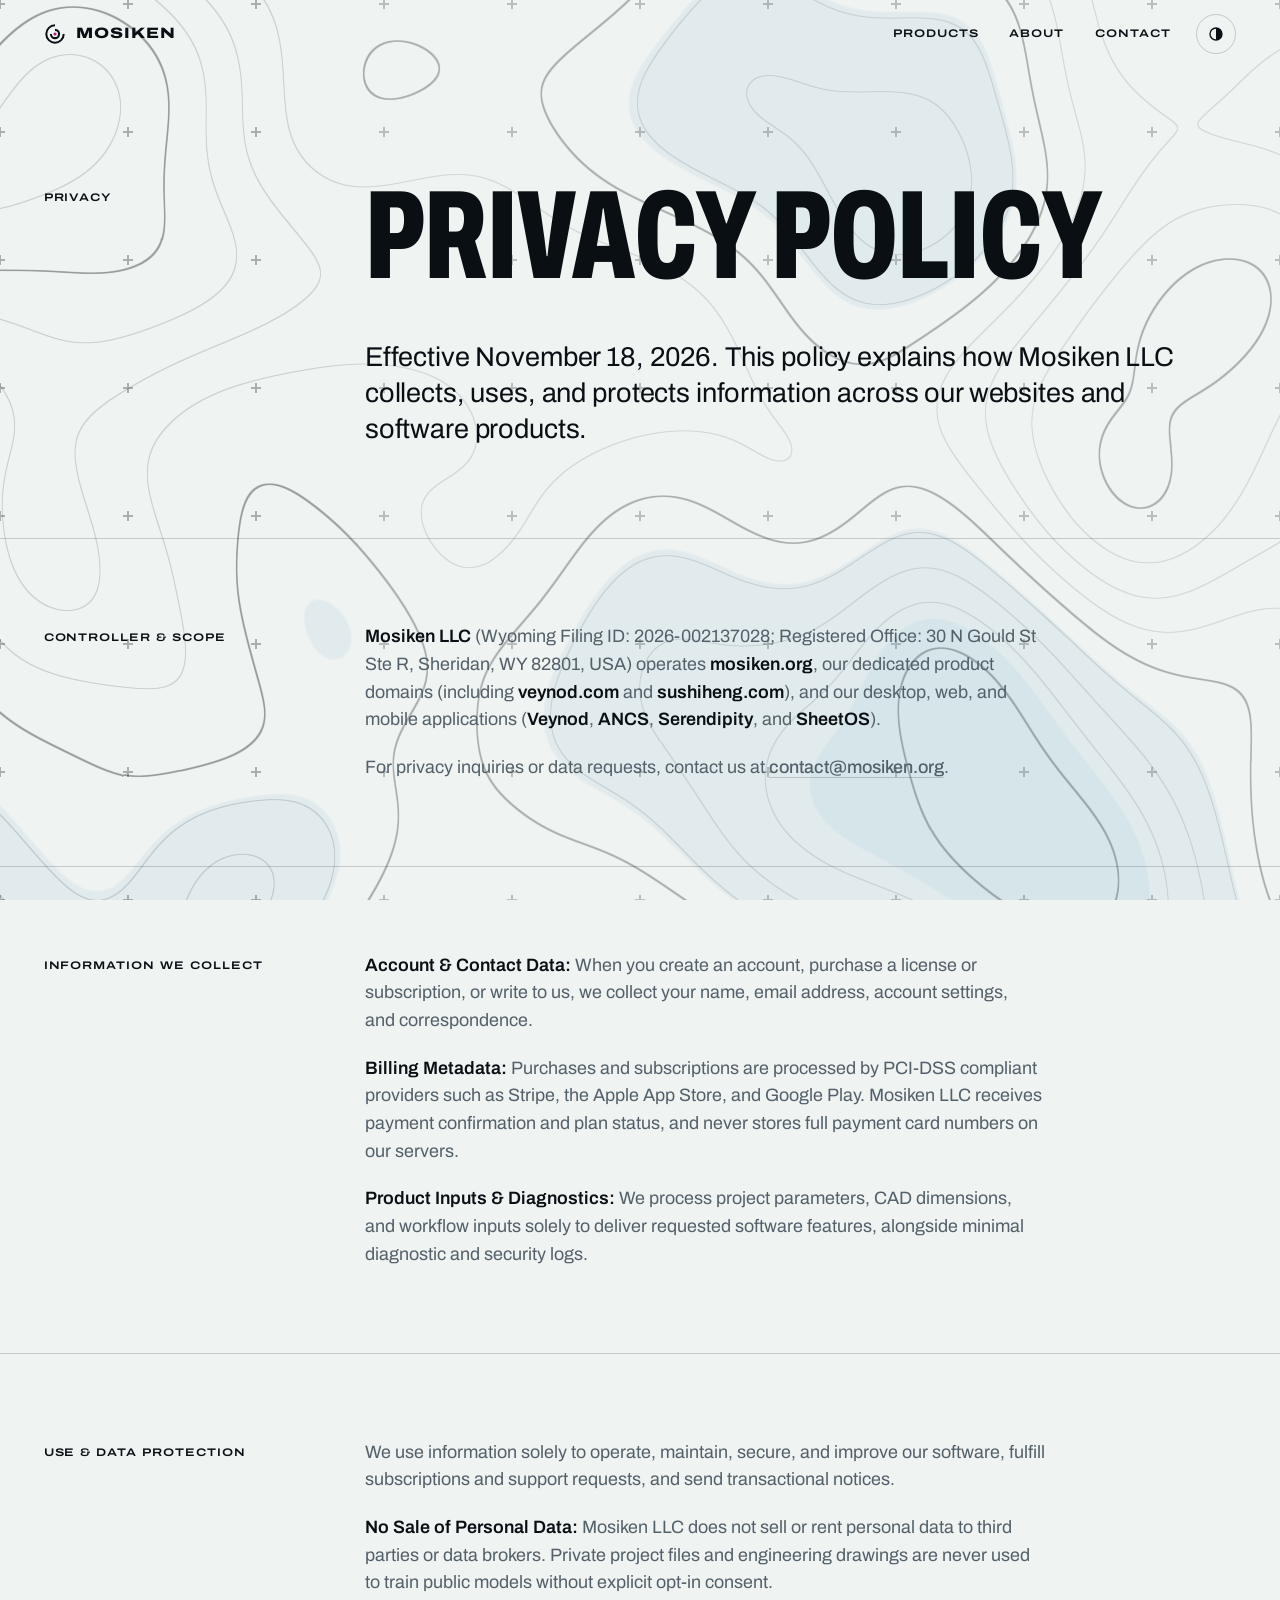
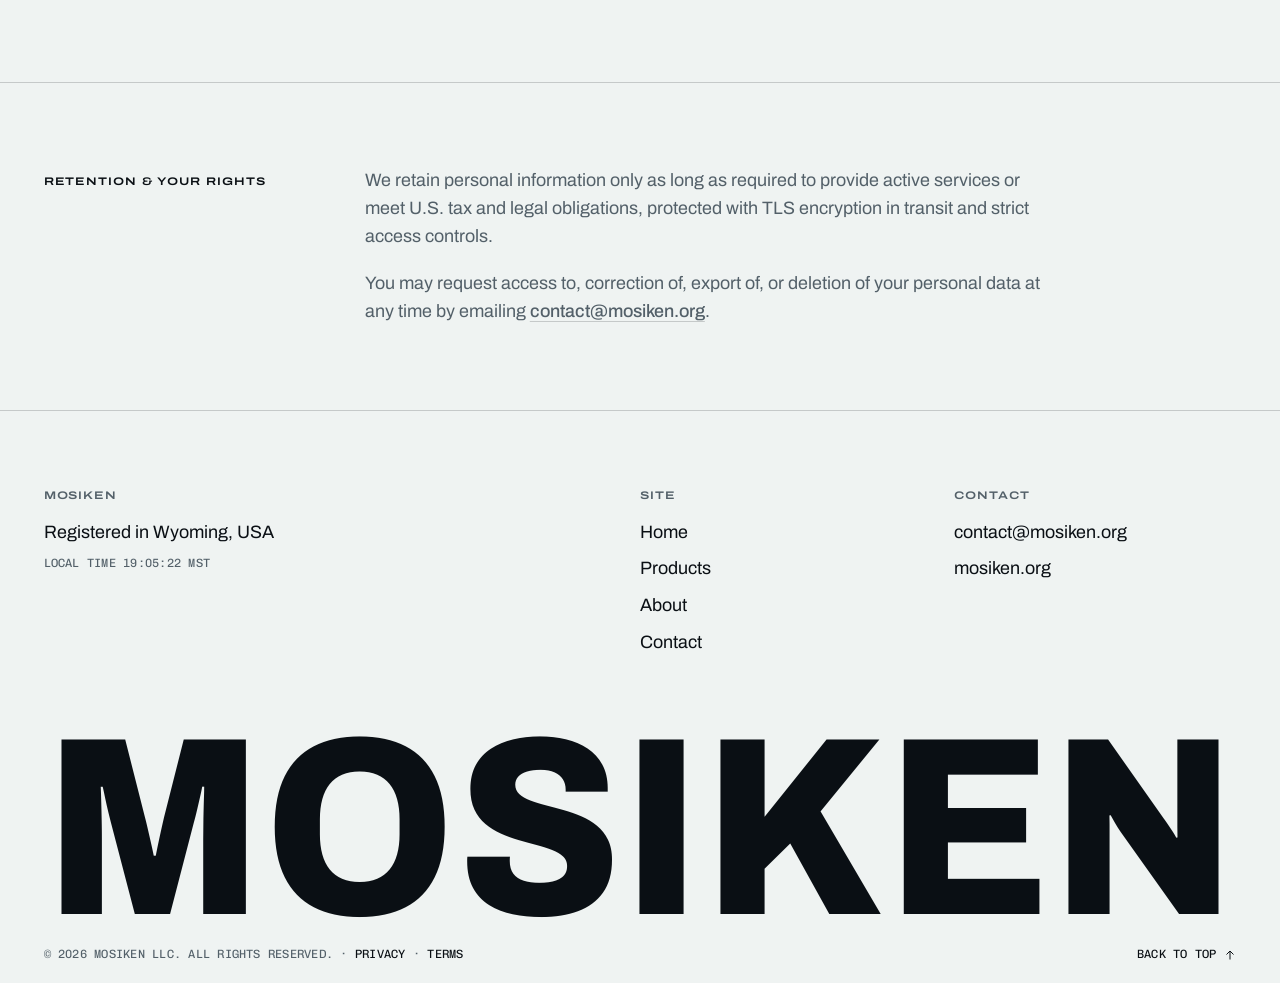
<file: privacy.html>
<!doctype html>
<!--
  MOSIKEN · mosiken.org

  He'ershingenmosiken is not one place. It is two.
  The second one: 67°44'45"N 12°45'19"E.
-->
<html lang="en">
<head>
  <meta charset="utf-8">
  <meta name="viewport" content="width=device-width, initial-scale=1, viewport-fit=cover">
  <title>Privacy Policy | Mosiken</title>
  <meta name="description" content="Privacy Policy governing websites, SaaS platforms, desktop software, and mobile applications operated by Mosiken LLC.">
  <link rel="canonical" href="https://mosiken.org/privacy.html">
  <meta name="theme-color" content="#EFF3F2" media="(prefers-color-scheme: light)">
  <meta name="theme-color" content="#06090C" media="(prefers-color-scheme: dark)">
  <meta property="og:type" content="website">
  <meta property="og:site_name" content="Mosiken">
  <meta property="og:locale" content="en_US">
  <meta property="og:title" content="Mosiken — Build What Comes Next.">
  <meta property="og:description" content="Original software products across AI collaboration, creative technology, human connection, and engineering.">
  <meta property="og:url" content="https://mosiken.org/privacy.html">
  <meta property="og:image" content="https://mosiken.org/assets/img/og.png">
  <meta property="og:image:width" content="1200">
  <meta property="og:image:height" content="630">
  <meta property="og:image:alt" content="Mosiken — Build What Comes Next.">
  <meta name="twitter:card" content="summary_large_image">
  <link rel="icon" href="favicon.svg" type="image/svg+xml">
  <link rel="icon" href="favicon.ico" sizes="32x32">
  <link rel="apple-touch-icon" href="assets/img/apple-touch-icon.png">
  <link rel="manifest" href="site.webmanifest">
  <link rel="preload" href="assets/fonts/archivo-variable.woff2" as="font" type="font/woff2" crossorigin>
  <link rel="stylesheet" href="assets/css/main.css">
  <script>(function(){var d=document.documentElement;d.classList.add('js');try{var t=localStorage.getItem('mosiken-theme');if(t==='dark'||t==='light')d.dataset.theme=t}catch(e){}if('IntersectionObserver'in window&&!matchMedia('(prefers-reduced-motion: reduce)').matches){d.classList.add('js-reveal');setTimeout(function(){if(!window.__mosiken)d.classList.remove('js-reveal')},4000)}})();</script>
  <script type="module" src="assets/js/main.js"></script>
</head>
<body>
  <canvas class="field" data-field aria-hidden="true"></canvas>

  <a class="skip" id="top" href="#main">Skip to content</a>

  <header class="site-header">
    <div class="wrap site-header__in">
      <a class="brand" href="index.html" aria-label="Mosiken home">
        <svg class="brand__mark" viewBox="0 0 24 24" fill="none" stroke="currentColor" stroke-width="2.2" aria-hidden="true">
          <path d="M12 2.5a9.5 9.5 0 1 0 9.5 9.5"/>
          <path d="M12 7.5a4.5 4.5 0 1 1-4.5 4.5"/>
          <circle class="eye" cx="12" cy="12" r="1.7"/>
        </svg>
        <span>Mosiken</span>
      </a>
      <div class="site-header__tools">
        <nav class="nav" id="site-nav" aria-label="Primary">
          <a class="nav__home" href="index.html">Home</a>
          <a href="products.html">Products</a>
          <a href="about.html">About</a>
          <a href="contact.html">Contact</a>
        </nav>
        <button class="icon-btn theme-toggle" type="button" data-theme-toggle aria-label="Switch theme">
          <svg viewBox="0 0 24 24" aria-hidden="true">
            <circle cx="12" cy="12" r="9" fill="none" stroke="currentColor" stroke-width="2"/>
            <path d="M12 3a9 9 0 0 1 0 18z" fill="currentColor"/>
          </svg>
        </button>
        <button class="menu-toggle" type="button" data-menu-toggle aria-expanded="false" aria-controls="site-nav">Menu</button>
      </div>
    </div>
  </header>

  <main id="main">
    <header class="page-head">
      <div class="wrap sheet">
        <p class="label sheet__margin">Privacy</p>
        <div class="sheet__main">
          <h1 class="page-head__title">Privacy Policy</h1>
          <p class="lead">Effective November 18, 2026. This policy explains how Mosiken LLC collects, uses, and protects information across our websites and software products.</p>
        </div>
      </div>
    </header>

    <hr class="rule">

    <section class="section section--tight" aria-labelledby="legal-sec-1">
      <div class="wrap sheet">
        <h2 class="label sheet__margin" id="legal-sec-1">Controller &amp; Scope</h2>
        <div class="sheet__main">
          <div class="prose">
            <p><strong>Mosiken LLC</strong> (Wyoming Filing ID: 2026-002137028; Registered Office: 30 N Gould St Ste R, Sheridan, WY 82801, USA) operates <strong>mosiken.org</strong>, our dedicated product domains (including <strong>veynod.com</strong> and <strong>sushiheng.com</strong>), and our desktop, web, and mobile applications (<strong>Veynod</strong>, <strong>ANCS</strong>, <strong>Serendipity</strong>, and <strong>SheetOS</strong>).</p>
            <p>For privacy inquiries or data requests, contact us at <a class="link" href="mailto:contact@mosiken.org">contact@mosiken.org</a>.</p>
          </div>
        </div>
      </div>
    </section>

    <hr class="rule">

    <section class="section section--tight" aria-labelledby="legal-sec-2">
      <div class="wrap sheet">
        <h2 class="label sheet__margin" id="legal-sec-2">Information We Collect</h2>
        <div class="sheet__main">
          <div class="prose">
            <p><strong>Account &amp; Contact Data:</strong> When you create an account, purchase a license or subscription, or write to us, we collect your name, email address, account settings, and correspondence.</p>
            <p><strong>Billing Metadata:</strong> Purchases and subscriptions are processed by PCI-DSS compliant providers such as Stripe, the Apple App Store, and Google Play. Mosiken LLC receives payment confirmation and plan status, and never stores full payment card numbers on our servers.</p>
            <p><strong>Product Inputs &amp; Diagnostics:</strong> We process project parameters, CAD dimensions, and workflow inputs solely to deliver requested software features, alongside minimal diagnostic and security logs.</p>
          </div>
        </div>
      </div>
    </section>

    <hr class="rule">

    <section class="section section--tight" aria-labelledby="legal-sec-3">
      <div class="wrap sheet">
        <h2 class="label sheet__margin" id="legal-sec-3">Use &amp; Data Protection</h2>
        <div class="sheet__main">
          <div class="prose">
            <p>We use information solely to operate, maintain, secure, and improve our software, fulfill subscriptions and support requests, and send transactional notices.</p>
            <p><strong>No Sale of Personal Data:</strong> Mosiken LLC does not sell or rent personal data to third parties or data brokers. Private project files and engineering drawings are never used to train public models without explicit opt-in consent.</p>
          </div>
        </div>
      </div>
    </section>

    <hr class="rule">

    <section class="section section--tight" aria-labelledby="legal-sec-4">
      <div class="wrap sheet">
        <h2 class="label sheet__margin" id="legal-sec-4">Retention &amp; Your Rights</h2>
        <div class="sheet__main">
          <div class="prose">
            <p>We retain personal information only as long as required to provide active services or meet U.S. tax and legal obligations, protected with TLS encryption in transit and strict access controls.</p>
            <p>You may request access to, correction of, export of, or deletion of your personal data at any time by emailing <a class="link" href="mailto:contact@mosiken.org">contact@mosiken.org</a>.</p>
          </div>
        </div>
      </div>
    </section>
  </main>

  <footer class="site-footer">
    <div class="wrap">
      <div class="site-footer__top">
        <div>
          <h2 class="label">Mosiken</h2>
          <p>Registered in Wyoming, USA</p>
          <p class="mono soft">Local time <span data-clock>Mountain Time</span></p>
        </div>
        <nav aria-label="Footer">
          <h2 class="label">Site</h2>
          <a href="index.html">Home</a>
          <a href="products.html">Products</a>
          <a href="about.html">About</a>
          <a href="contact.html">Contact</a>
        </nav>
        <div>
          <h2 class="label">Contact</h2>
          <a href="mailto:contact@mosiken.org">contact@mosiken.org</a>
          <a href="https://mosiken.org">mosiken.org</a>
        </div>
      </div>
      <div class="wordmark-wrap">
        <div class="wordmark" data-wordmark aria-hidden="true"><span>M</span><span>O</span><span>S</span><span data-fold>I</span><span>K</span><span>E</span><span>N</span></div>
        <p class="clue mono" aria-hidden="true">67°44'45&quot;N 12°45'19&quot;E</p>
      </div>
      <div class="site-footer__base mono">
        <p>© 2026 Mosiken LLC. All rights reserved. · <a href="privacy.html">Privacy</a> · <a href="terms.html">Terms</a></p>
        <a href="#top">Back to top <span class="i i--down" aria-hidden="true"></span></a>
      </div>
    </div>
  </footer>
</body>
</html>
</file>
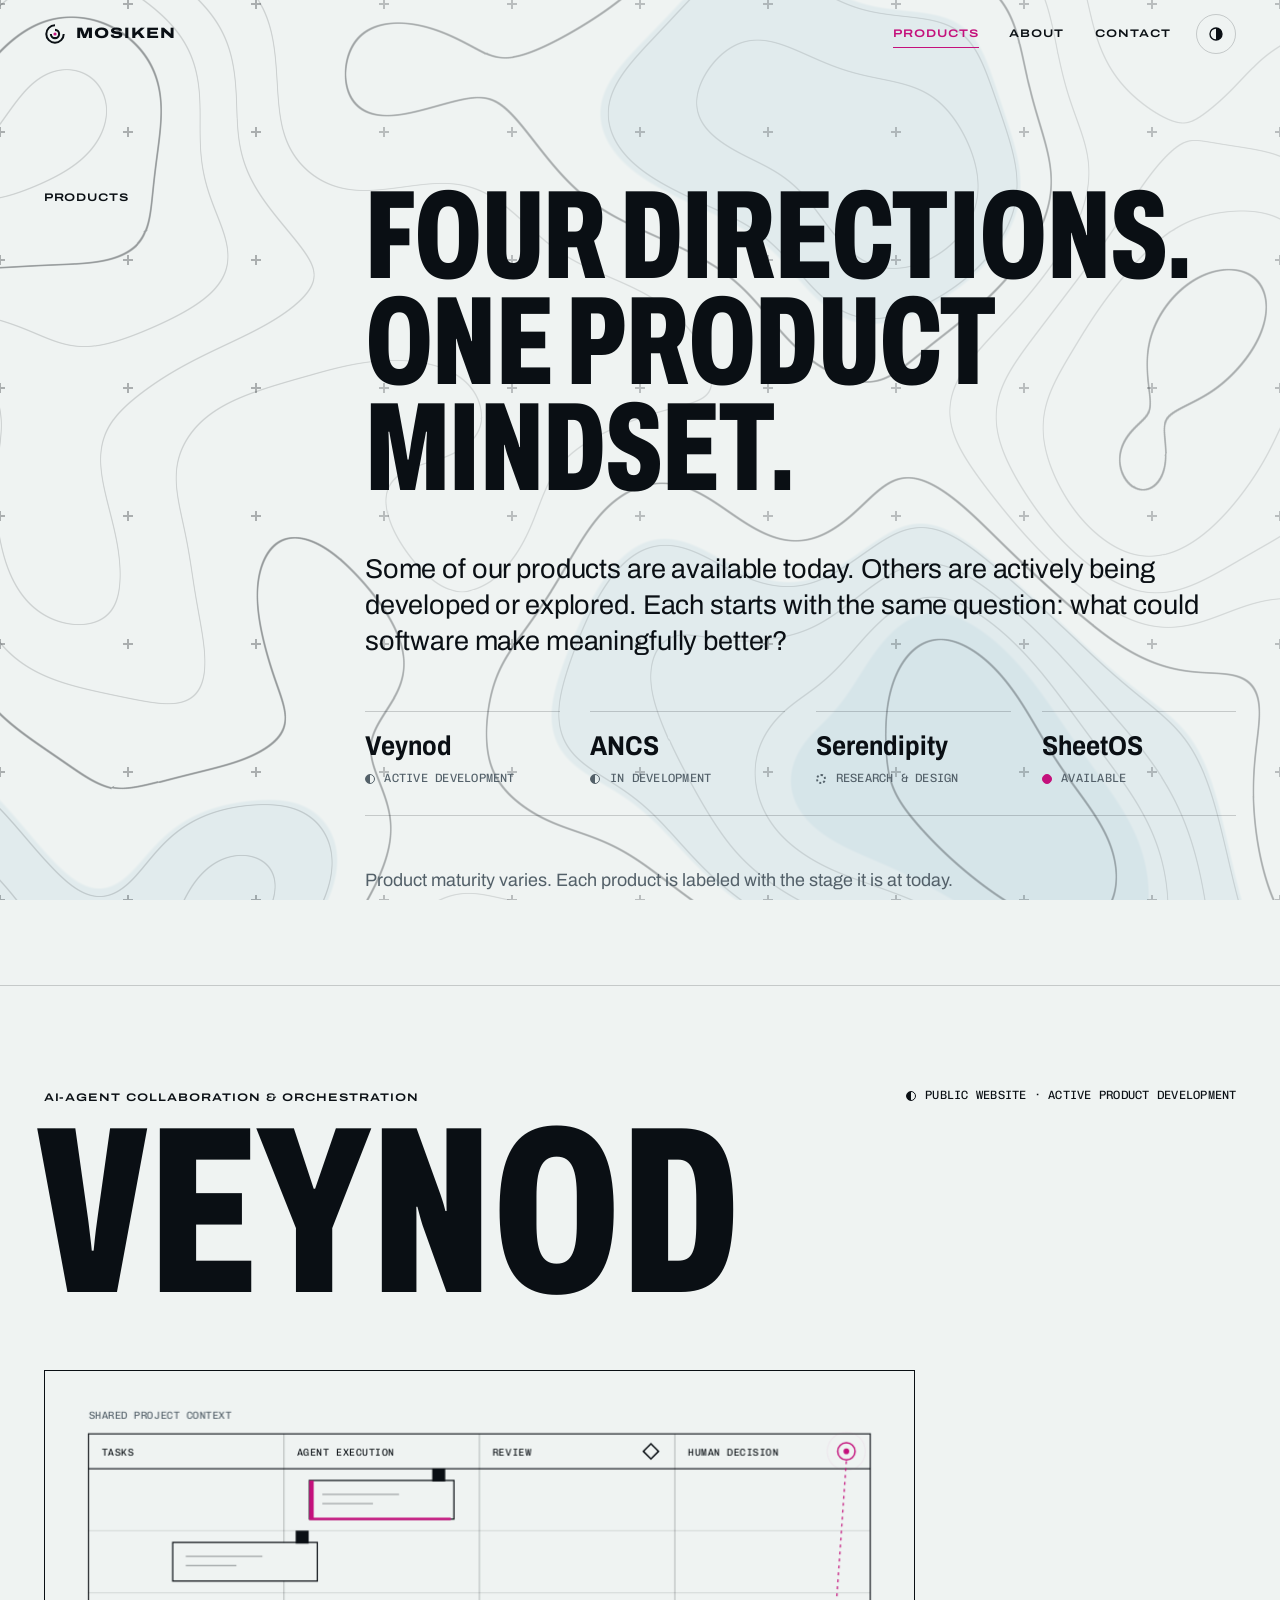
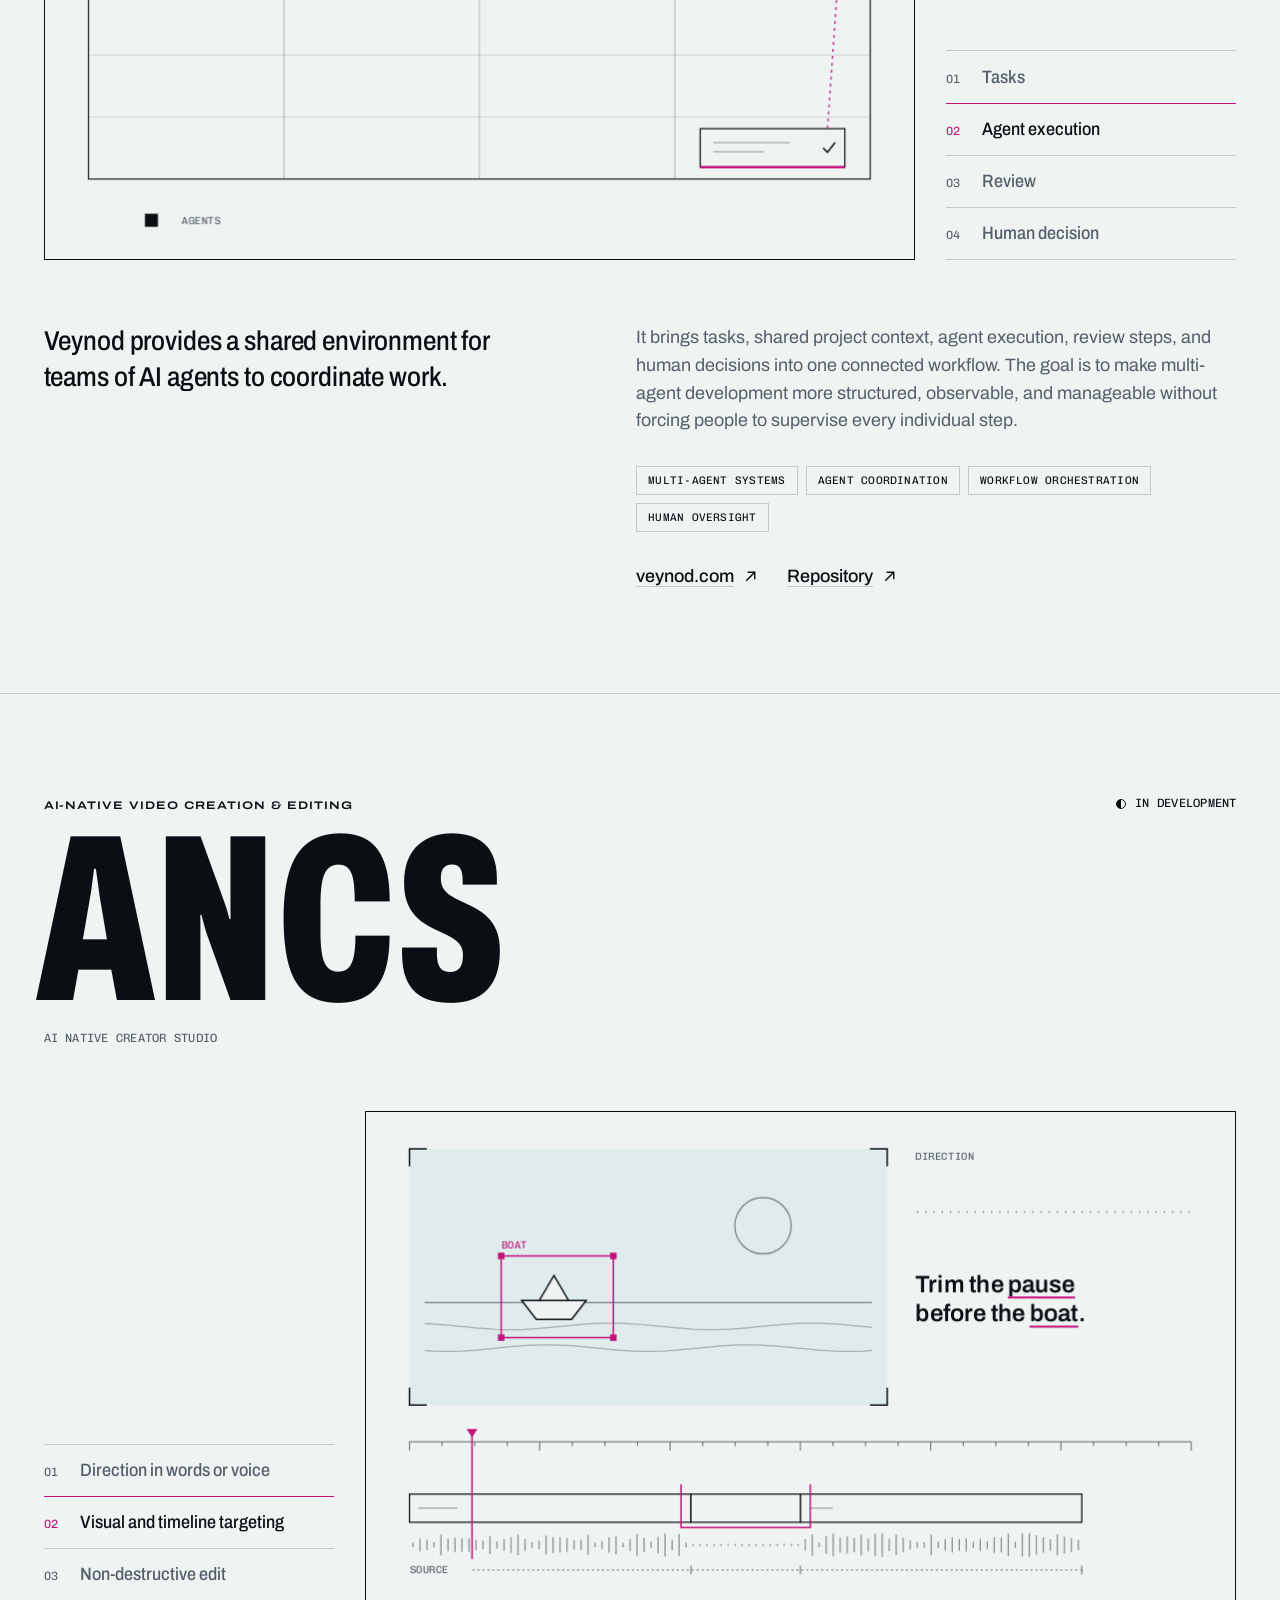
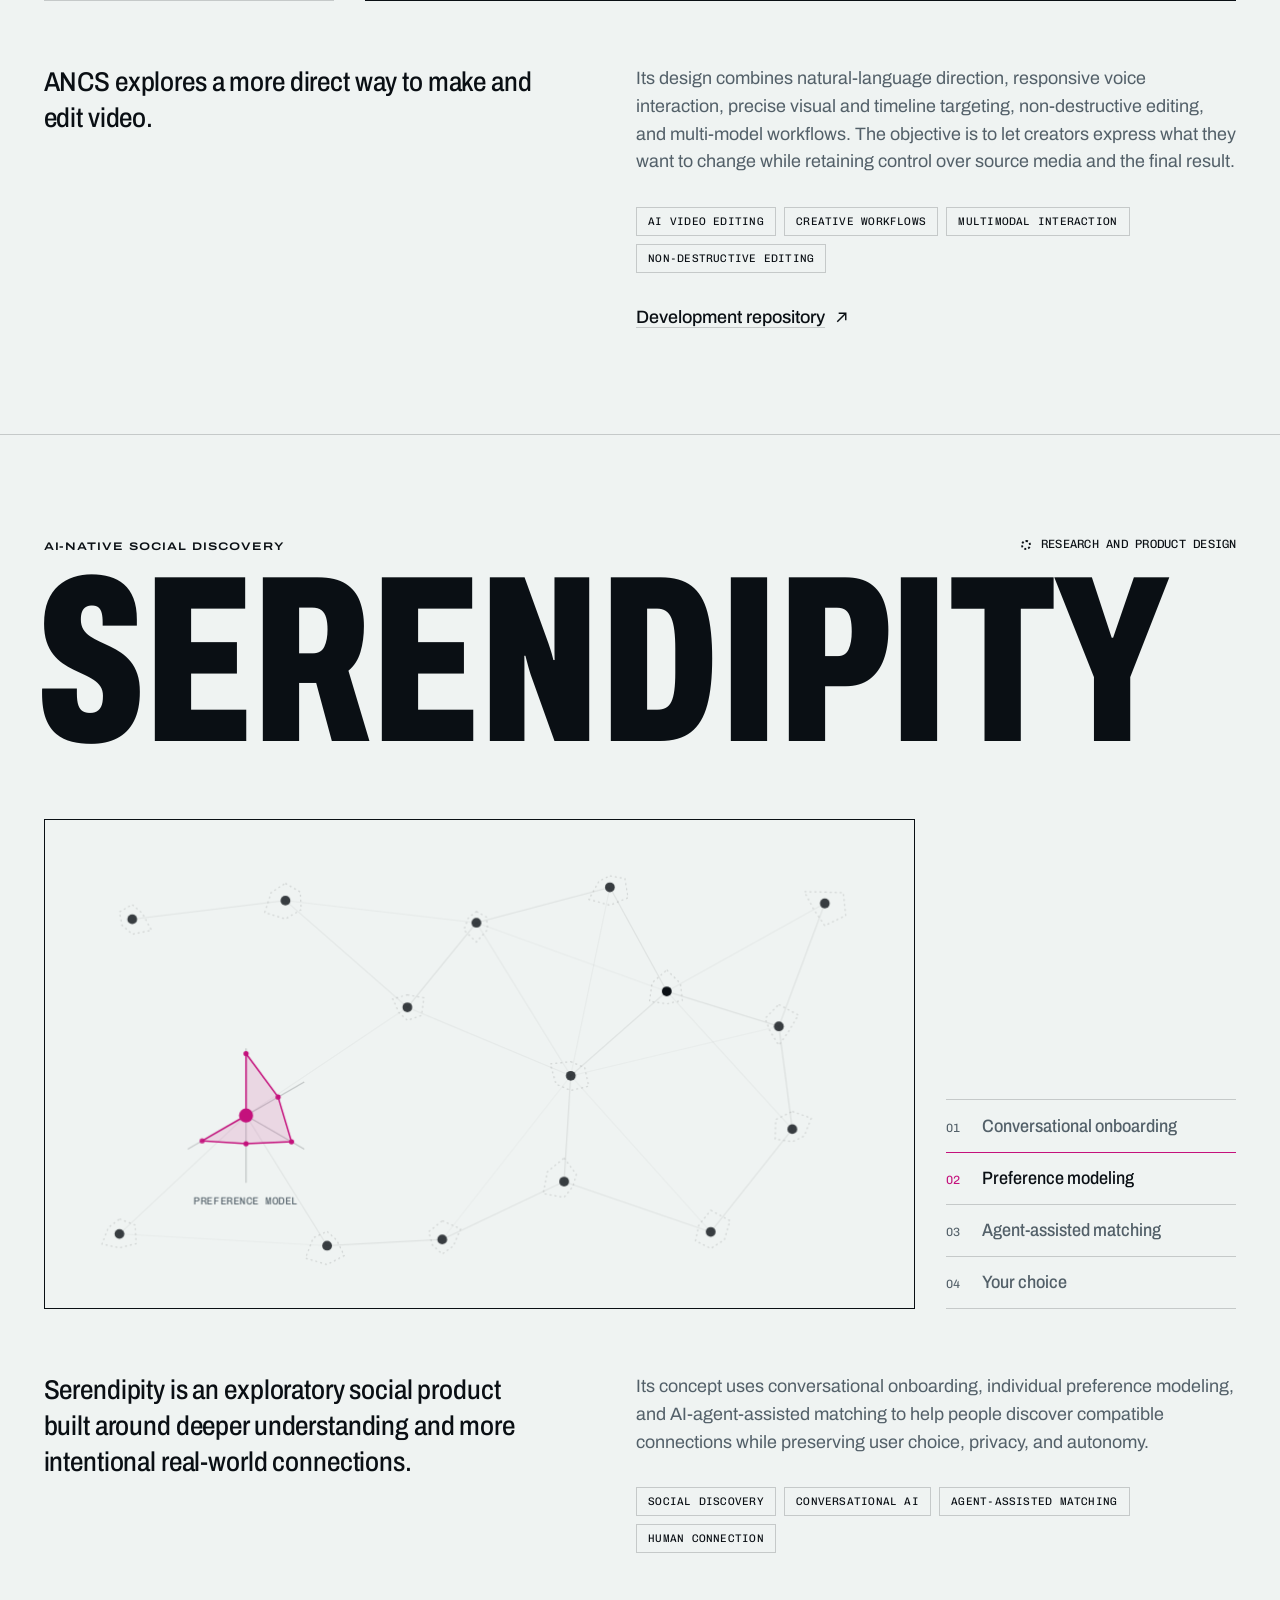
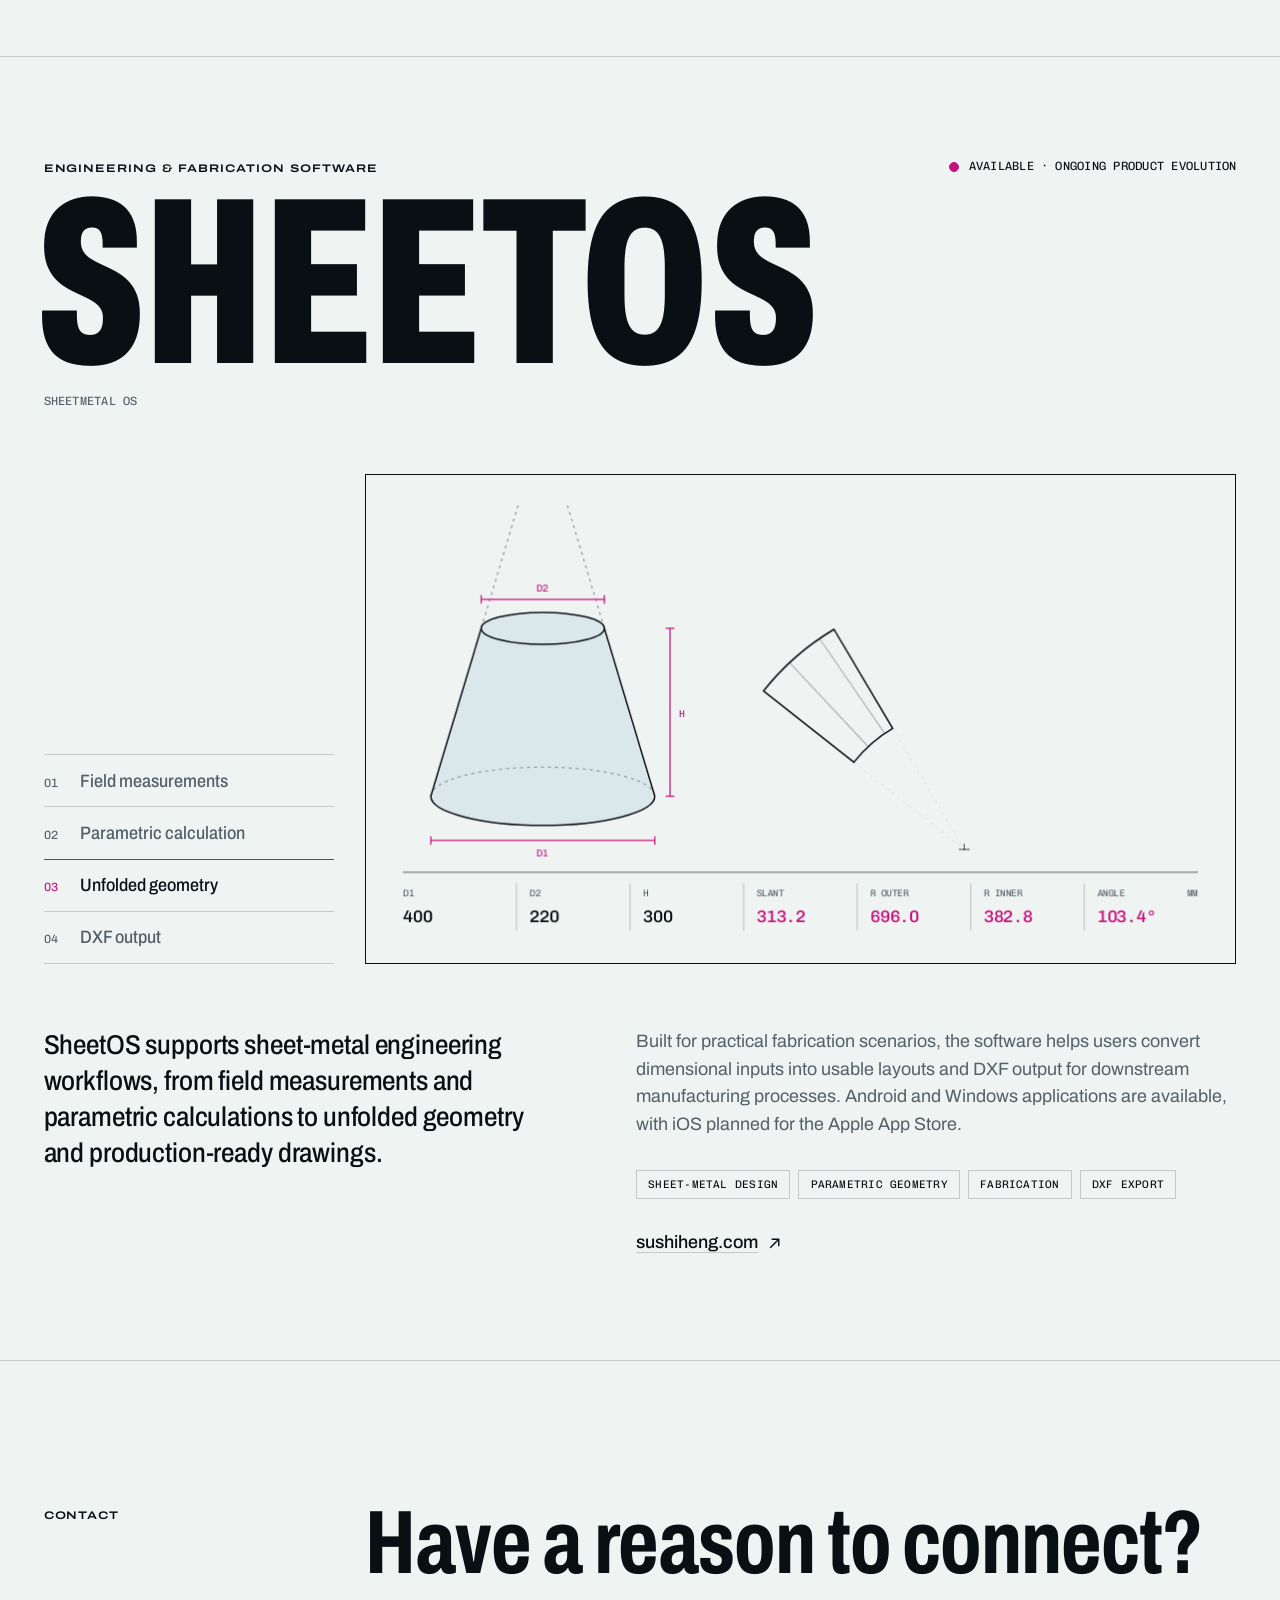
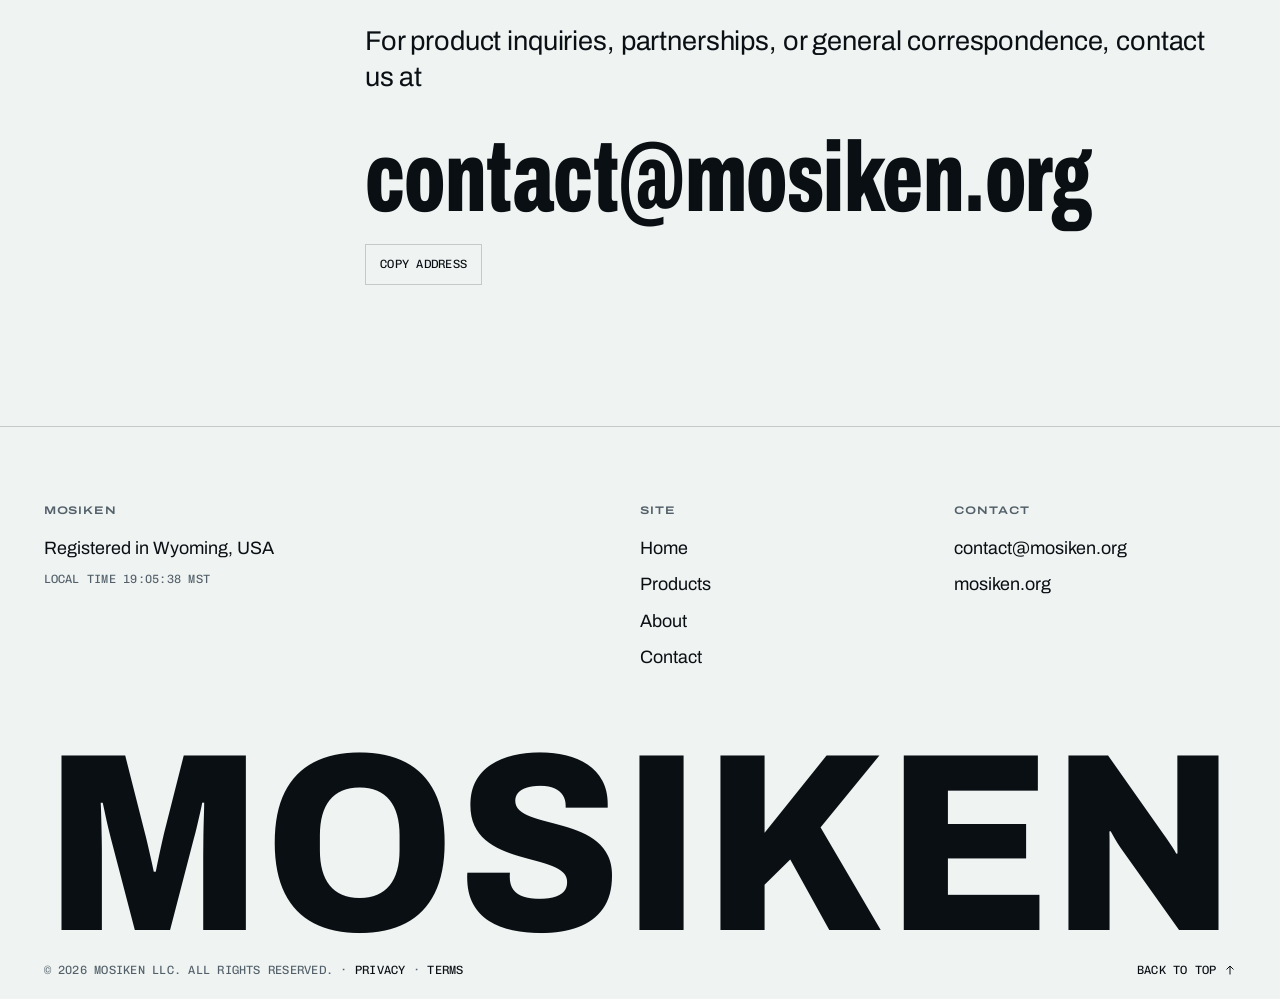
<file: products.html>
<!doctype html>
<!--
  MOSIKEN · mosiken.org

  He'ershingenmosiken is not one place. It is two.
  The second one: 67°44'45"N 12°45'19"E.
-->
<html lang="en">
<head>
  <meta charset="utf-8">
  <meta name="viewport" content="width=device-width, initial-scale=1, viewport-fit=cover">
  <title>Products | Veynod, ANCS, Serendipity &amp; SheetOS | Mosiken</title>
  <meta name="description" content="Veynod, ANCS, Serendipity, and SheetOS: four original software products from Mosiken LLC, each labeled with the stage it is at today.">
  <link rel="canonical" href="https://mosiken.org/products.html">
  <meta name="theme-color" content="#EFF3F2" media="(prefers-color-scheme: light)">
  <meta name="theme-color" content="#06090C" media="(prefers-color-scheme: dark)">
  <meta property="og:type" content="website">
  <meta property="og:site_name" content="Mosiken">
  <meta property="og:locale" content="en_US">
  <meta property="og:title" content="Mosiken — Build What Comes Next.">
  <meta property="og:description" content="Original software products across AI collaboration, creative technology, human connection, and engineering.">
  <meta property="og:url" content="https://mosiken.org/products.html">
  <meta property="og:image" content="https://mosiken.org/assets/img/og.png">
  <meta property="og:image:width" content="1200">
  <meta property="og:image:height" content="630">
  <meta property="og:image:alt" content="Mosiken — Build What Comes Next.">
  <meta name="twitter:card" content="summary_large_image">
  <link rel="icon" href="favicon.svg" type="image/svg+xml">
  <link rel="icon" href="favicon.ico" sizes="32x32">
  <link rel="apple-touch-icon" href="assets/img/apple-touch-icon.png">
  <link rel="manifest" href="site.webmanifest">
  <link rel="preload" href="assets/fonts/archivo-variable.woff2" as="font" type="font/woff2" crossorigin>
  <link rel="stylesheet" href="assets/css/main.css">
  <script>(function(){var d=document.documentElement;d.classList.add('js');try{var t=localStorage.getItem('mosiken-theme');if(t==='dark'||t==='light')d.dataset.theme=t}catch(e){}if('IntersectionObserver'in window&&!matchMedia('(prefers-reduced-motion: reduce)').matches){d.classList.add('js-reveal');setTimeout(function(){if(!window.__mosiken)d.classList.remove('js-reveal')},4000)}})();</script>
  <script type="module" src="assets/js/main.js"></script>
</head>
<body>
  <canvas class="field" data-field aria-hidden="true"></canvas>

  <a class="skip" id="top" href="#main">Skip to content</a>

  <header class="site-header">
    <div class="wrap site-header__in">
      <a class="brand" href="index.html" aria-label="Mosiken home">
        <svg class="brand__mark" viewBox="0 0 24 24" fill="none" stroke="currentColor" stroke-width="2.2" aria-hidden="true">
          <path d="M12 2.5a9.5 9.5 0 1 0 9.5 9.5"/>
          <path d="M12 7.5a4.5 4.5 0 1 1-4.5 4.5"/>
          <circle class="eye" cx="12" cy="12" r="1.7"/>
        </svg>
        <span>Mosiken</span>
      </a>
      <div class="site-header__tools">
        <nav class="nav" id="site-nav" aria-label="Primary">
          <a class="nav__home" href="index.html">Home</a>
          <a href="products.html" aria-current="page">Products</a>
          <a href="about.html">About</a>
          <a href="contact.html">Contact</a>
        </nav>
        <button class="icon-btn theme-toggle" type="button" data-theme-toggle aria-label="Switch theme">
          <svg viewBox="0 0 24 24" aria-hidden="true">
            <circle cx="12" cy="12" r="9" fill="none" stroke="currentColor" stroke-width="2"/>
            <path d="M12 3a9 9 0 0 1 0 18z" fill="currentColor"/>
          </svg>
        </button>
        <button class="menu-toggle" type="button" data-menu-toggle aria-expanded="false" aria-controls="site-nav">Menu</button>
      </div>
    </div>
  </header>

  <main id="main">
    <header class="page-head">
      <div class="wrap sheet">
        <p class="label sheet__margin">Products</p>
        <div class="sheet__main">
          <h1 class="page-head__title">Four directions. One product mindset.</h1>
          <p class="lead">Some of our products are available today. Others are actively being developed or explored. Each starts with the same question: what could software make meaningfully better?</p>
          <nav class="jump" aria-label="Products on this page">
            <a href="#veynod">
              <span class="jump__name">Veynod</span>
              <span class="status status--dev">Active development</span>
            </a>
            <a href="#ancs">
              <span class="jump__name">ANCS</span>
              <span class="status status--dev">In development</span>
            </a>
            <a href="#serendipity">
              <span class="jump__name">Serendipity</span>
              <span class="status status--research">Research &amp; design</span>
            </a>
            <a href="#sheetos">
              <span class="jump__name">SheetOS</span>
              <span class="status status--live">Available</span>
            </a>
          </nav>
          <p class="soft">Product maturity varies. Each product is labeled with the stage it is at today.</p>
        </div>
      </div>
    </header>

    <article class="product" id="veynod" aria-labelledby="veynod-name">
      <div class="wrap">
        <header class="product__head">
          <div class="product__meta">
            <p class="label">AI-Agent Collaboration &amp; Orchestration</p>
            <p class="status status--dev">Public website · Active product development</p>
          </div>
          <h2 class="product__name" id="veynod-name">Veynod</h2>
        </header>
        <div class="product__show">
          <div class="stage" data-scene="veynod" data-beats="#veynod-steps" role="img" aria-label="Animated diagram: tasks cross a shared board from agent execution to review, and a person is called on only at the final decision."></div>
          <ol class="beats" id="veynod-steps">
            <li>Tasks</li>
            <li>Agent execution</li>
            <li>Review</li>
            <li>Human decision</li>
          </ol>
        </div>
        <div class="product__grid">
          <p class="lead">Veynod provides a shared environment for teams of AI agents to coordinate work.</p>
          <div class="product__body">
            <div class="prose">
              <p>It brings tasks, shared project context, agent execution, review steps, and human decisions into one connected workflow. The goal is to make multi-agent development more structured, observable, and manageable without forcing people to supervise every individual step.</p>
            </div>
            <ul class="tags" aria-label="Keywords">
              <li>Multi-Agent Systems</li>
              <li>Agent Coordination</li>
              <li>Workflow Orchestration</li>
              <li>Human Oversight</li>
            </ul>
            <p class="links">
              <a class="link" href="https://veynod.com" rel="noopener">veynod.com <span class="i i--out" aria-hidden="true"></span></a>
              <a class="link" href="https://github.com/MuadibUsul/veynod" rel="noopener">Repository <span class="i i--out" aria-hidden="true"></span></a>
            </p>
          </div>
        </div>
      </div>
    </article>

    <article class="product" id="ancs" aria-labelledby="ancs-name">
      <div class="wrap">
        <header class="product__head">
          <div class="product__meta">
            <p class="label">AI-Native Video Creation &amp; Editing</p>
            <p class="status status--dev">In development</p>
          </div>
          <h2 class="product__name" id="ancs-name">ANCS</h2>
          <p class="mono soft">AI Native Creator Studio</p>
        </header>
        <div class="product__show">
          <div class="stage" data-scene="ancs" data-beats="#ancs-steps" role="img" aria-label="Animated diagram: a spoken or typed instruction finds its target in the frame and on the timeline, and the edit is applied as a separate layer while the source media stays whole."></div>
          <ol class="beats" id="ancs-steps">
            <li>Direction in words or voice</li>
            <li>Visual and timeline targeting</li>
            <li>Non-destructive edit</li>
          </ol>
        </div>
        <div class="product__grid">
          <p class="lead">ANCS explores a more direct way to make and edit video.</p>
          <div class="product__body">
            <div class="prose">
              <p>Its design combines natural-language direction, responsive voice interaction, precise visual and timeline targeting, non-destructive editing, and multi-model workflows. The objective is to let creators express what they want to change while retaining control over source media and the final result.</p>
            </div>
            <ul class="tags" aria-label="Keywords">
              <li>AI Video Editing</li>
              <li>Creative Workflows</li>
              <li>Multimodal Interaction</li>
              <li>Non-Destructive Editing</li>
            </ul>
            <p class="links">
              <a class="link" href="https://github.com/MuadibUsul/AI_Native_Creater_Studio" rel="noopener">Development repository <span class="i i--out" aria-hidden="true"></span></a>
            </p>
          </div>
        </div>
      </div>
    </article>

    <article class="product" id="serendipity" aria-labelledby="serendipity-name">
      <div class="wrap">
        <header class="product__head">
          <div class="product__meta">
            <p class="label">AI-Native Social Discovery</p>
            <p class="status status--research">Research and product design</p>
          </div>
          <h2 class="product__name" id="serendipity-name">Serendipity</h2>
        </header>
        <div class="product__show">
          <div class="stage" data-scene="serendipity" data-beats="#serendipity-steps" role="img" aria-label="Animated diagram: a conversation becomes a private preference model, an agent compares it with others, and a suggested connection waits for the person to choose."></div>
          <ol class="beats" id="serendipity-steps">
            <li>Conversational onboarding</li>
            <li>Preference modeling</li>
            <li>Agent-assisted matching</li>
            <li>Your choice</li>
          </ol>
        </div>
        <div class="product__grid">
          <p class="lead">Serendipity is an exploratory social product built around deeper understanding and more intentional real-world connections.</p>
          <div class="product__body">
            <div class="prose">
              <p>Its concept uses conversational onboarding, individual preference modeling, and AI-agent-assisted matching to help people discover compatible connections while preserving user choice, privacy, and autonomy.</p>
            </div>
            <ul class="tags" aria-label="Keywords">
              <li>Social Discovery</li>
              <li>Conversational AI</li>
              <li>Agent-Assisted Matching</li>
              <li>Human Connection</li>
            </ul>
          </div>
        </div>
      </div>
    </article>

    <article class="product" id="sheetos" aria-labelledby="sheetos-name">
      <div class="wrap">
        <header class="product__head">
          <div class="product__meta">
            <p class="label">Engineering &amp; Fabrication Software</p>
            <p class="status status--live">Available · Ongoing product evolution</p>
          </div>
          <h2 class="product__name" id="sheetos-name">SheetOS</h2>
          <p class="mono soft">SheetMetal OS</p>
        </header>
        <div class="product__show">
          <div class="stage" data-scene="sheetos" data-beats="#sheetos-steps" role="img" aria-label="Animated diagram: a cone is measured, its flat pattern is calculated and unfolded, and the outline is handed over as a DXF drawing. Move the pointer over it to change the dimensions."></div>
          <ol class="beats" id="sheetos-steps">
            <li>Field measurements</li>
            <li>Parametric calculation</li>
            <li>Unfolded geometry</li>
            <li>DXF output</li>
          </ol>
        </div>
        <div class="product__grid">
          <p class="lead">SheetOS supports sheet-metal engineering workflows, from field measurements and parametric calculations to unfolded geometry and production-ready drawings.</p>
          <div class="product__body">
            <div class="prose">
              <p>Built for practical fabrication scenarios, the software helps users convert dimensional inputs into usable layouts and DXF output for downstream manufacturing processes. Android and Windows applications are available, with iOS planned for the Apple App Store.</p>
            </div>
            <ul class="tags" aria-label="Keywords">
              <li>Sheet-Metal Design</li>
              <li>Parametric Geometry</li>
              <li>Fabrication</li>
              <li>DXF Export</li>
            </ul>
            <p class="links">
              <a class="link" href="https://sushiheng.com" rel="noopener">sushiheng.com <span class="i i--out" aria-hidden="true"></span></a>
            </p>
          </div>
        </div>
      </div>
    </article>

    <hr class="rule">

    <section class="section" aria-labelledby="connect-title">
      <div class="wrap sheet">
        <p class="label sheet__margin">Contact</p>
        <div class="sheet__main">
          <h2 class="display" id="connect-title" data-ink>Have a reason to connect?</h2>
          <p class="lead" data-reveal>For product inquiries, partnerships, or general correspondence, contact us at</p>
          <div class="mail">
            <a class="mail__address" href="mailto:contact@mosiken.org" data-copy-source>contact@mosiken.org</a>
            <button class="copy mono" type="button" data-copy="contact@mosiken.org"><span data-copy-label>Copy address</span></button>
          </div>
        </div>
      </div>
    </section>
  </main>

  <footer class="site-footer">
    <div class="wrap">
      <div class="site-footer__top">
        <div>
          <h2 class="label">Mosiken</h2>
          <p>Registered in Wyoming, USA</p>
          <p class="mono soft">Local time <span data-clock>Mountain Time</span></p>
        </div>
        <nav aria-label="Footer">
          <h2 class="label">Site</h2>
          <a href="index.html">Home</a>
          <a href="products.html">Products</a>
          <a href="about.html">About</a>
          <a href="contact.html">Contact</a>
        </nav>
        <div>
          <h2 class="label">Contact</h2>
          <a href="mailto:contact@mosiken.org">contact@mosiken.org</a>
          <a href="https://mosiken.org">mosiken.org</a>
        </div>
      </div>
      <div class="wordmark-wrap">
        <div class="wordmark" data-wordmark aria-hidden="true"><span>M</span><span>O</span><span>S</span><span data-fold>I</span><span>K</span><span>E</span><span>N</span></div>
        <p class="clue mono" aria-hidden="true">67°44'45&quot;N 12°45'19&quot;E</p>
      </div>
      <div class="site-footer__base mono">
        <p>© 2026 Mosiken LLC. All rights reserved. · <a href="privacy.html">Privacy</a> · <a href="terms.html">Terms</a></p>
        <a href="#top">Back to top <span class="i i--down" aria-hidden="true"></span></a>
      </div>
    </div>
  </footer>
</body>
</html>
</file>
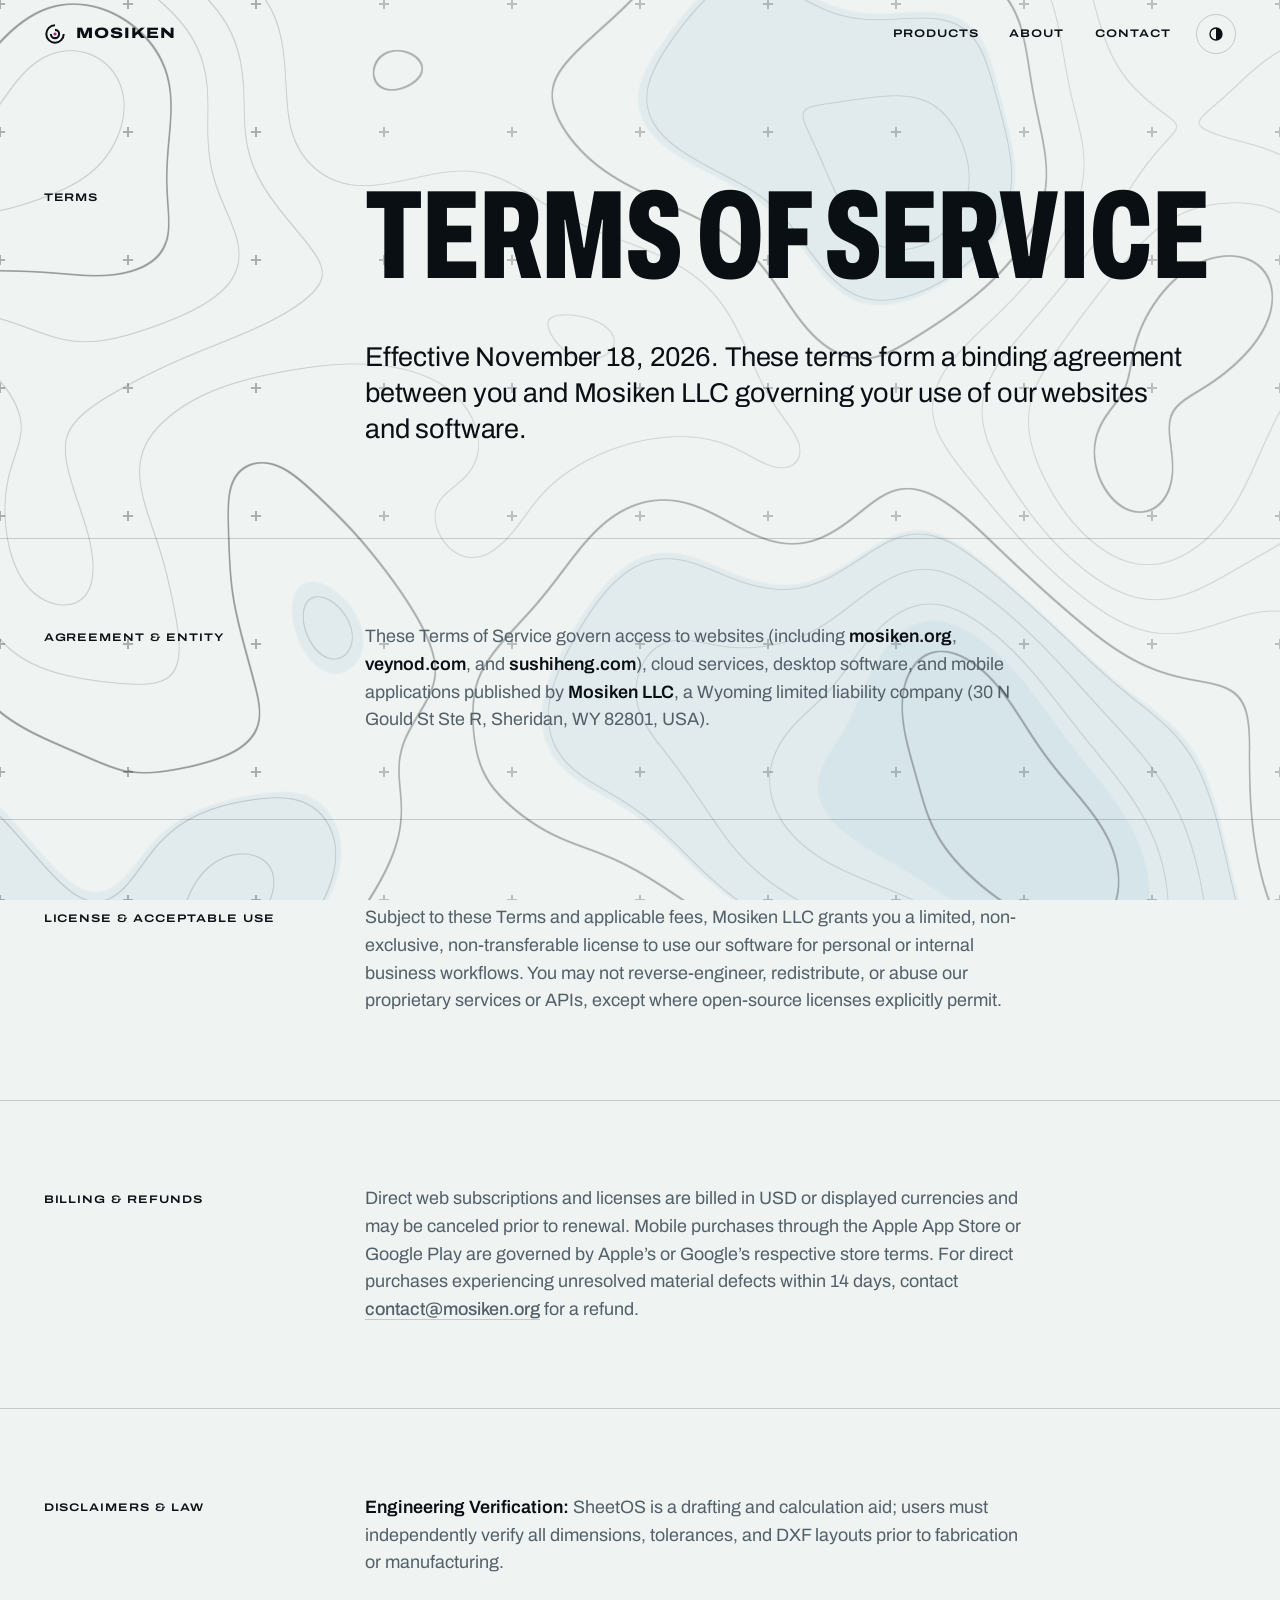
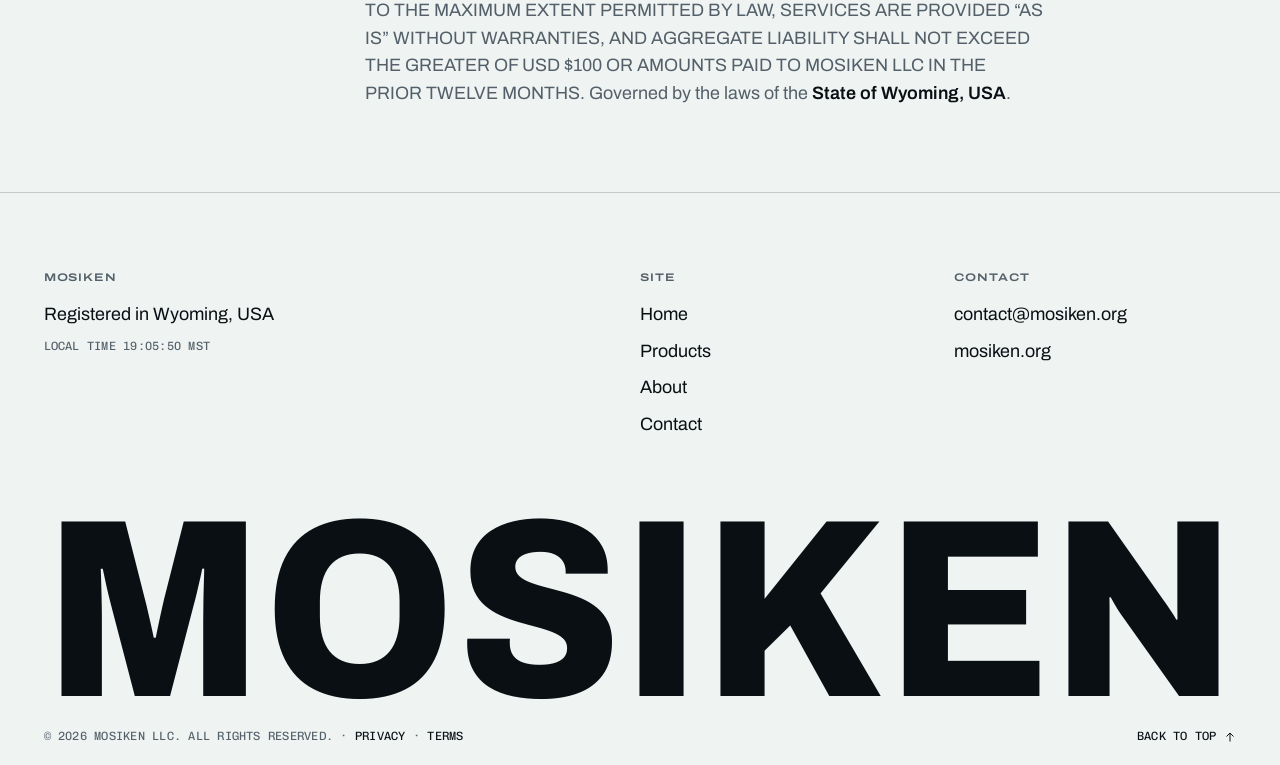
<file: terms.html>
<!doctype html>
<!--
  MOSIKEN · mosiken.org

  He'ershingenmosiken is not one place. It is two.
  The second one: 67°44'45"N 12°45'19"E.
-->
<html lang="en">
<head>
  <meta charset="utf-8">
  <meta name="viewport" content="width=device-width, initial-scale=1, viewport-fit=cover">
  <title>Terms of Service | Mosiken</title>
  <meta name="description" content="Terms of Service governing websites, SaaS platforms, desktop applications, and mobile software published by Mosiken LLC.">
  <link rel="canonical" href="https://mosiken.org/terms.html">
  <meta name="theme-color" content="#EFF3F2" media="(prefers-color-scheme: light)">
  <meta name="theme-color" content="#06090C" media="(prefers-color-scheme: dark)">
  <meta property="og:type" content="website">
  <meta property="og:site_name" content="Mosiken">
  <meta property="og:locale" content="en_US">
  <meta property="og:title" content="Mosiken — Build What Comes Next.">
  <meta property="og:description" content="Original software products across AI collaboration, creative technology, human connection, and engineering.">
  <meta property="og:url" content="https://mosiken.org/terms.html">
  <meta property="og:image" content="https://mosiken.org/assets/img/og.png">
  <meta property="og:image:width" content="1200">
  <meta property="og:image:height" content="630">
  <meta property="og:image:alt" content="Mosiken — Build What Comes Next.">
  <meta name="twitter:card" content="summary_large_image">
  <link rel="icon" href="favicon.svg" type="image/svg+xml">
  <link rel="icon" href="favicon.ico" sizes="32x32">
  <link rel="apple-touch-icon" href="assets/img/apple-touch-icon.png">
  <link rel="manifest" href="site.webmanifest">
  <link rel="preload" href="assets/fonts/archivo-variable.woff2" as="font" type="font/woff2" crossorigin>
  <link rel="stylesheet" href="assets/css/main.css">
  <script>(function(){var d=document.documentElement;d.classList.add('js');try{var t=localStorage.getItem('mosiken-theme');if(t==='dark'||t==='light')d.dataset.theme=t}catch(e){}if('IntersectionObserver'in window&&!matchMedia('(prefers-reduced-motion: reduce)').matches){d.classList.add('js-reveal');setTimeout(function(){if(!window.__mosiken)d.classList.remove('js-reveal')},4000)}})();</script>
  <script type="module" src="assets/js/main.js"></script>
</head>
<body>
  <canvas class="field" data-field aria-hidden="true"></canvas>

  <a class="skip" id="top" href="#main">Skip to content</a>

  <header class="site-header">
    <div class="wrap site-header__in">
      <a class="brand" href="index.html" aria-label="Mosiken home">
        <svg class="brand__mark" viewBox="0 0 24 24" fill="none" stroke="currentColor" stroke-width="2.2" aria-hidden="true">
          <path d="M12 2.5a9.5 9.5 0 1 0 9.5 9.5"/>
          <path d="M12 7.5a4.5 4.5 0 1 1-4.5 4.5"/>
          <circle class="eye" cx="12" cy="12" r="1.7"/>
        </svg>
        <span>Mosiken</span>
      </a>
      <div class="site-header__tools">
        <nav class="nav" id="site-nav" aria-label="Primary">
          <a class="nav__home" href="index.html">Home</a>
          <a href="products.html">Products</a>
          <a href="about.html">About</a>
          <a href="contact.html">Contact</a>
        </nav>
        <button class="icon-btn theme-toggle" type="button" data-theme-toggle aria-label="Switch theme">
          <svg viewBox="0 0 24 24" aria-hidden="true">
            <circle cx="12" cy="12" r="9" fill="none" stroke="currentColor" stroke-width="2"/>
            <path d="M12 3a9 9 0 0 1 0 18z" fill="currentColor"/>
          </svg>
        </button>
        <button class="menu-toggle" type="button" data-menu-toggle aria-expanded="false" aria-controls="site-nav">Menu</button>
      </div>
    </div>
  </header>

  <main id="main">
    <header class="page-head">
      <div class="wrap sheet">
        <p class="label sheet__margin">Terms</p>
        <div class="sheet__main">
          <h1 class="page-head__title">Terms of Service</h1>
          <p class="lead">Effective November 18, 2026. These terms form a binding agreement between you and Mosiken LLC governing your use of our websites and software.</p>
        </div>
      </div>
    </header>

    <hr class="rule">

    <section class="section section--tight" aria-labelledby="legal-sec-1">
      <div class="wrap sheet">
        <h2 class="label sheet__margin" id="legal-sec-1">Agreement &amp; Entity</h2>
        <div class="sheet__main">
          <div class="prose">
            <p>These Terms of Service govern access to websites (including <strong>mosiken.org</strong>, <strong>veynod.com</strong>, and <strong>sushiheng.com</strong>), cloud services, desktop software, and mobile applications published by <strong>Mosiken LLC</strong>, a Wyoming limited liability company (30 N Gould St Ste R, Sheridan, WY 82801, USA).</p>
          </div>
        </div>
      </div>
    </section>

    <hr class="rule">

    <section class="section section--tight" aria-labelledby="legal-sec-2">
      <div class="wrap sheet">
        <h2 class="label sheet__margin" id="legal-sec-2">License &amp; Acceptable Use</h2>
        <div class="sheet__main">
          <div class="prose">
            <p>Subject to these Terms and applicable fees, Mosiken LLC grants you a limited, non-exclusive, non-transferable license to use our software for personal or internal business workflows. You may not reverse-engineer, redistribute, or abuse our proprietary services or APIs, except where open-source licenses explicitly permit.</p>
          </div>
        </div>
      </div>
    </section>

    <hr class="rule">

    <section class="section section--tight" aria-labelledby="legal-sec-3">
      <div class="wrap sheet">
        <h2 class="label sheet__margin" id="legal-sec-3">Billing &amp; Refunds</h2>
        <div class="sheet__main">
          <div class="prose">
            <p>Direct web subscriptions and licenses are billed in USD or displayed currencies and may be canceled prior to renewal. Mobile purchases through the Apple App Store or Google Play are governed by Apple’s or Google’s respective store terms. For direct purchases experiencing unresolved material defects within 14 days, contact <a class="link" href="mailto:contact@mosiken.org">contact@mosiken.org</a> for a refund.</p>
          </div>
        </div>
      </div>
    </section>

    <hr class="rule">

    <section class="section section--tight" aria-labelledby="legal-sec-4">
      <div class="wrap sheet">
        <h2 class="label sheet__margin" id="legal-sec-4">Disclaimers &amp; Law</h2>
        <div class="sheet__main">
          <div class="prose">
            <p><strong>Engineering Verification:</strong> SheetOS is a drafting and calculation aid; users must independently verify all dimensions, tolerances, and DXF layouts prior to fabrication or manufacturing.</p>
            <p>TO THE MAXIMUM EXTENT PERMITTED BY LAW, SERVICES ARE PROVIDED “AS IS” WITHOUT WARRANTIES, AND AGGREGATE LIABILITY SHALL NOT EXCEED THE GREATER OF USD $100 OR AMOUNTS PAID TO MOSIKEN LLC IN THE PRIOR TWELVE MONTHS. Governed by the laws of the <strong>State of Wyoming, USA</strong>.</p>
          </div>
        </div>
      </div>
    </section>
  </main>

  <footer class="site-footer">
    <div class="wrap">
      <div class="site-footer__top">
        <div>
          <h2 class="label">Mosiken</h2>
          <p>Registered in Wyoming, USA</p>
          <p class="mono soft">Local time <span data-clock>Mountain Time</span></p>
        </div>
        <nav aria-label="Footer">
          <h2 class="label">Site</h2>
          <a href="index.html">Home</a>
          <a href="products.html">Products</a>
          <a href="about.html">About</a>
          <a href="contact.html">Contact</a>
        </nav>
        <div>
          <h2 class="label">Contact</h2>
          <a href="mailto:contact@mosiken.org">contact@mosiken.org</a>
          <a href="https://mosiken.org">mosiken.org</a>
        </div>
      </div>
      <div class="wordmark-wrap">
        <div class="wordmark" data-wordmark aria-hidden="true"><span>M</span><span>O</span><span>S</span><span data-fold>I</span><span>K</span><span>E</span><span>N</span></div>
        <p class="clue mono" aria-hidden="true">67°44'45&quot;N 12°45'19&quot;E</p>
      </div>
      <div class="site-footer__base mono">
        <p>© 2026 Mosiken LLC. All rights reserved. · <a href="privacy.html">Privacy</a> · <a href="terms.html">Terms</a></p>
        <a href="#top">Back to top <span class="i i--down" aria-hidden="true"></span></a>
      </div>
    </div>
  </footer>
</body>
</html>
</file>
<file: assets/css/main.css>
/* ==========================================================================
   MOSIKEN — mosiken.org
   Layout: a chart sheet. A narrow margin column carries labels and status;
   one wide column carries the content. A single variable family swings
   between ultra-condensed giants and expanded micro-labels.
   ========================================================================== */

/* ---------- Fonts (self-hosted, SIL OFL 1.1 — see assets/fonts) ---------- */

@font-face {
  font-family: "Archivo";
  src: url("../fonts/archivo-variable.woff2") format("woff2");
  font-weight: 100 900;
  font-stretch: 62% 125%;
  font-style: normal;
  font-display: swap;
}

/* Noto Sans SC, cut down to the characters the Chinese pages use (tools/subset-font.py).
   Anything outside the subset falls back to the reader's own system font. */
@font-face {
  font-family: "Mosiken SC";
  src: url("../fonts/mosiken-sc.woff2") format("woff2");
  font-weight: 400 900;
  font-style: normal;
  font-display: swap;
}

@font-face {
  font-family: "Chivo Mono";
  src: url("../fonts/chivo-mono-variable.woff2") format("woff2");
  font-weight: 100 900;
  font-style: normal;
  font-display: swap;
}

/* ---------- Tokens ---------- */

:root {
  /* Day chart */
  --paper: #EFF3F2;      /* chart paper, deep water */
  --ink: #0A0F14;        /* blue-black printing ink */
  --ink-soft: #536069;   /* secondary text */
  --shoal: #D3E3E8;      /* shallow-water tint */
  --signal: #C4117C;     /* chart magenta: everything you can act on */
  --on-signal: #FFFFFF;
  --rule: color-mix(in srgb, var(--ink) 18%, transparent);

  --font-sans: "Archivo", "Helvetica Neue", Helvetica, Arial, sans-serif;
  --font-mono: "Chivo Mono", ui-monospace, "SF Mono", Menlo, Consolas, monospace;

  --step--1: 0.8125rem;
  --step-0: clamp(1rem, 0.96rem + 0.2vw, 1.125rem);
  --step-1: clamp(1.25rem, 1.1rem + 0.75vw, 1.75rem);
  --step-2: clamp(1.75rem, 1.2rem + 2.4vw, 3.25rem);
  --step-3: clamp(2.5rem, 1.3rem + 5.4vw, 6rem);
  --step-4: clamp(3.25rem, 1rem + 8.6vw, 8.75rem);

  --gutter: clamp(1rem, 3.4vw, 3rem);
  --gap: clamp(1.25rem, 2.4vw, 2.5rem);
  --section: clamp(5rem, 11vw, 11rem);
  --header-h: 4.25rem;

  --ease: cubic-bezier(0.2, 0.7, 0.1, 1);
  --ease-tide: cubic-bezier(0.65, 0, 0.15, 1);

  color-scheme: light;
}

/* Night chart */
@media (prefers-color-scheme: dark) {
  :root:not([data-theme="light"]) {
    --paper: #06090C;
    --ink: #DDE6EA;
    --ink-soft: #8795A0;
    --shoal: #0F2733;
    --signal: #FF54B4;
    --on-signal: #06090C;
    color-scheme: dark;
  }
}

:root[data-theme="dark"] {
  --paper: #06090C;
  --ink: #DDE6EA;
  --ink-soft: #8795A0;
  --shoal: #0F2733;
  --signal: #FF54B4;
  --on-signal: #06090C;
  color-scheme: dark;
}

/* ---------- Reset ---------- */

*,
*::before,
*::after {
  box-sizing: border-box;
}

html {
  -webkit-text-size-adjust: 100%;
  text-size-adjust: 100%;
  scroll-padding-top: calc(var(--header-h) + 1rem);
}

body {
  margin: 0;
  min-height: 100svh;
  background: var(--paper);
  color: var(--ink);
  font-family: var(--font-sans);
  font-size: var(--step-0);
  font-weight: 400;
  font-stretch: 100%;
  line-height: 1.55;
  -webkit-font-smoothing: antialiased;
  -moz-osx-font-smoothing: grayscale;
  text-rendering: optimizeLegibility;
  overflow-x: clip;
}

h1,
h2,
h3,
p,
ul,
ol,
dl,
dd,
figure {
  margin: 0;
}

ul,
ol {
  padding: 0;
  list-style: none;
}

img,
svg,
canvas {
  display: block;
  max-width: 100%;
}

a {
  color: inherit;
  text-decoration-thickness: 1px;
  text-underline-offset: 0.22em;
}

button {
  font: inherit;
  color: inherit;
  background: none;
  border: 0;
  padding: 0;
  cursor: pointer;
}

::selection {
  background: var(--signal);
  color: var(--on-signal);
}

:focus-visible {
  outline: 2px solid var(--signal);
  outline-offset: 3px;
}

[hidden] {
  display: none !important;
}

.visually-hidden {
  position: absolute;
  width: 1px;
  height: 1px;
  margin: -1px;
  overflow: hidden;
  clip-path: inset(50%);
  white-space: nowrap;
}

.skip {
  position: fixed;
  top: 0.75rem;
  left: 0.75rem;
  z-index: 100;
  padding: 0.75rem 1rem;
  background: var(--ink);
  color: var(--paper);
  transform: translateY(-200%);
}

.skip:focus {
  transform: none;
}

/* ---------- Type roles ---------- */

.label {
  font-size: 0.6875rem;
  font-weight: 600;
  font-stretch: 125%;
  line-height: 1.3;
  letter-spacing: 0.09em;
  text-transform: uppercase;
}

.mono {
  font-family: var(--font-mono);
  font-size: 0.75rem;
  font-weight: 400;
  line-height: 1.4;
  letter-spacing: 0.02em;
  text-transform: uppercase;
  font-variant-numeric: tabular-nums;
}

.display {
  font-size: var(--step-3);
  font-weight: 700;
  font-stretch: 72%;
  line-height: 0.94;
  letter-spacing: -0.012em;
  text-wrap: balance;
}

.lead {
  font-size: var(--step-1);
  line-height: 1.32;
  letter-spacing: -0.005em;
  max-width: 34em;
  text-wrap: pretty;
}

.prose {
  display: grid;
  gap: 1.1em;
  max-width: 38em;
  color: var(--ink-soft);
  text-wrap: pretty;
}

.prose strong {
  color: var(--ink);
  font-weight: 600;
}

.soft {
  color: var(--ink-soft);
}

/* ---------- Layout ---------- */

.wrap {
  padding-left: max(var(--gutter), env(safe-area-inset-left, 0px));
  padding-right: max(var(--gutter), env(safe-area-inset-right, 0px));
}

.section {
  padding-block: var(--section);
}

.section--tight {
  padding-block: calc(var(--section) * 0.6);
}

.sheet {
  display: grid;
  gap: var(--gap);
}

.sheet > * {
  min-width: 0;
}

.sheet__main {
  display: grid;
  gap: clamp(1.5rem, 3vw, 2.75rem);
  justify-items: start;
}

@media (min-width: 60rem) {
  .sheet {
    grid-template-columns: minmax(0, 3fr) minmax(0, 9fr);
  }

  .sheet__margin {
    padding-top: 0.6em;
  }
}

.rule {
  border: 0;
  border-top: 1px solid var(--rule);
  margin: 0;
}

/* ---------- Icons (mask glyphs; the font subset has no arrows) ---------- */

.i {
  display: inline-block;
  flex: none;
  width: 1em;
  height: 1em;
  background: currentColor;
  -webkit-mask: var(--i) center / contain no-repeat;
  mask: var(--i) center / contain no-repeat;
}

.i--right {
  --i: url("data:image/svg+xml,%3Csvg xmlns='http://www.w3.org/2000/svg' viewBox='0 0 24 24' fill='none' stroke='black' stroke-width='2'%3E%3Cpath d='M3 12h17M13 5l7 7-7 7'/%3E%3C/svg%3E");
}

.i--out {
  --i: url("data:image/svg+xml,%3Csvg xmlns='http://www.w3.org/2000/svg' viewBox='0 0 24 24' fill='none' stroke='black' stroke-width='2'%3E%3Cpath d='M6 18L18 6M8 6h10v10'/%3E%3C/svg%3E");
}

.i--down {
  --i: url("data:image/svg+xml,%3Csvg xmlns='http://www.w3.org/2000/svg' viewBox='0 0 24 24' fill='none' stroke='black' stroke-width='2'%3E%3Cpath d='M12 3v17M5 13l7 7 7-7'/%3E%3C/svg%3E");
}

/* ---------- Buttons and links ---------- */

.btn {
  display: inline-flex;
  align-items: center;
  gap: 0.85rem;
  padding: 1rem 1.25rem;
  border: 1px solid var(--ink);
  background: var(--ink);
  color: var(--paper);
  font-size: 0.6875rem;
  font-weight: 600;
  font-stretch: 125%;
  line-height: 1;
  letter-spacing: 0.09em;
  text-transform: uppercase;
  text-decoration: none;
  white-space: nowrap;
  transition: background-color 0.25s, border-color 0.25s, color 0.25s;
}

.btn .i {
  font-size: 1rem;
  transition: transform 0.35s var(--ease);
}

.btn:hover {
  background: var(--signal);
  border-color: var(--signal);
  color: var(--on-signal);
}

.btn:hover .i--right {
  transform: translateX(0.25rem);
}

.btn:hover .i--out {
  transform: translate(0.15rem, -0.15rem);
}

.btn--ghost {
  background: transparent;
  color: var(--ink);
}

.btn--ghost:hover {
  background: var(--ink);
  border-color: var(--ink);
  color: var(--paper);
}

.actions {
  display: flex;
  flex-wrap: wrap;
  gap: 0.75rem;
}

.link {
  display: inline-flex;
  align-items: center;
  gap: 0.5rem;
  font-weight: 500;
  text-decoration: underline;
  text-decoration-color: var(--rule);
  transition: color 0.2s, text-decoration-color 0.2s;
}

.link:hover {
  color: var(--signal);
  text-decoration-color: currentColor;
}

.link .i {
  font-size: 0.95em;
  transition: transform 0.35s var(--ease);
}

.link:hover .i--right {
  transform: translateX(0.2rem);
}

.link:hover .i--out {
  transform: translate(0.12rem, -0.12rem);
}

/* ---------- Status ---------- */

.status {
  display: inline-flex;
  align-items: center;
  gap: 0.6rem;
  font-family: var(--font-mono);
  font-size: 0.75rem;
  font-weight: 400;
  line-height: 1.3;
  letter-spacing: 0.02em;
  text-transform: uppercase;
}

.status::before {
  content: "";
  flex: none;
  width: 0.625rem;
  height: 0.625rem;
  border: 1.5px solid currentColor;
  border-radius: 50%;
}

.status--live::before {
  background: var(--signal);
  border-color: var(--signal);
  animation: beacon 2.4s ease-out infinite;
}

.status--dev::before {
  background: linear-gradient(90deg, currentColor 50%, transparent 50%);
}

.status--research::before {
  border-style: dotted;
  border-width: 2px;
}

@keyframes beacon {
  0% {
    box-shadow: 0 0 0 0 color-mix(in srgb, var(--signal) 55%, transparent);
  }
  70%,
  100% {
    box-shadow: 0 0 0 0.6rem transparent;
  }
}

/* ---------- Header ---------- */

.site-header {
  position: fixed;
  inset: 0 0 auto;
  z-index: 50;
  padding-top: env(safe-area-inset-top, 0px);
  border-bottom: 1px solid transparent;
  transition: background-color 0.3s, border-color 0.3s;
}

.site-header.is-stuck {
  background: color-mix(in srgb, var(--paper) 84%, transparent);
  -webkit-backdrop-filter: blur(14px);
  backdrop-filter: blur(14px);
  border-bottom-color: var(--rule);
}

.site-header__in {
  display: flex;
  align-items: center;
  justify-content: space-between;
  gap: 1rem;
  height: var(--header-h);
}

.brand {
  display: inline-flex;
  align-items: center;
  gap: 0.65rem;
  font-size: 0.9375rem;
  font-weight: 800;
  font-stretch: 125%;
  letter-spacing: 0.07em;
  text-transform: uppercase;
  text-decoration: none;
}

.brand__mark {
  width: 1.375rem;
  height: 1.375rem;
  transition: transform 0.9s var(--ease-tide);
}

.brand:hover .brand__mark {
  transform: rotate(-270deg);
}

.brand__mark .eye {
  fill: var(--signal);
  stroke: none;
}

.site-header__tools {
  display: flex;
  align-items: center;
  gap: clamp(0.75rem, 2vw, 2rem);
}

.nav {
  display: flex;
  align-items: center;
  gap: clamp(1rem, 2.4vw, 2.25rem);
}

.nav a {
  position: relative;
  padding-block: 0.6rem;
  font-size: 0.6875rem;
  font-weight: 600;
  font-stretch: 125%;
  letter-spacing: 0.09em;
  text-transform: uppercase;
  text-decoration: none;
}

.nav a::after {
  content: "";
  position: absolute;
  left: 0;
  right: 0;
  bottom: 0.25rem;
  height: 1px;
  background: currentColor;
  transform: scaleX(0);
  transform-origin: right;
  transition: transform 0.4s var(--ease);
}

.nav a:hover::after,
.nav a[aria-current="page"]::after {
  transform: scaleX(1);
  transform-origin: left;
}

.nav a[aria-current="page"] {
  color: var(--signal);
}

.nav__home {
  display: none;
}

.icon-btn {
  display: inline-grid;
  place-items: center;
  width: 2.5rem;
  height: 2.5rem;
  border: 1px solid var(--rule);
  border-radius: 50%;
  transition: border-color 0.2s, background-color 0.2s, color 0.2s;
}

.icon-btn:hover {
  border-color: var(--ink);
  background: var(--ink);
  color: var(--paper);
}

.theme-toggle svg {
  width: 1rem;
  height: 1rem;
  transition: transform 0.6s var(--ease-tide);
}

:root[data-theme="dark"] .theme-toggle svg {
  transform: rotate(180deg);
}

@media (prefers-color-scheme: dark) {
  :root:not([data-theme="light"]) .theme-toggle svg {
    transform: rotate(180deg);
  }
}

.menu-toggle {
  display: none;
  align-items: center;
  height: 2.5rem;
  padding-inline: 1rem;
  border: 1px solid var(--rule);
  border-radius: 2rem;
  font-size: 0.6875rem;
  font-weight: 600;
  font-stretch: 125%;
  letter-spacing: 0.09em;
  text-transform: uppercase;
}

@media (max-width: 47.99rem) {
  .menu-toggle {
    display: inline-flex;
  }

  .nav {
    position: fixed;
    inset: 0;
    z-index: -1;
    flex-direction: column;
    align-items: flex-start;
    justify-content: flex-end;
    gap: 0;
    padding: calc(var(--header-h) + 2rem) max(var(--gutter), env(safe-area-inset-right, 0px))
      calc(2.5rem + env(safe-area-inset-bottom, 0px)) max(var(--gutter), env(safe-area-inset-left, 0px));
    background: var(--paper);
    visibility: hidden;
    opacity: 0;
    transition: opacity 0.3s, visibility 0s 0.3s;
  }

  .nav a {
    width: 100%;
    padding-block: 0.1em;
    border-top: 1px solid var(--rule);
    font-size: clamp(3.25rem, 19vw, 6rem);
    font-weight: 800;
    font-stretch: 62%;
    line-height: 1;
    letter-spacing: 0;
  }

  .nav a::after {
    display: none;
  }

  .nav__home {
    display: block;
  }

  .menu-open .nav {
    visibility: visible;
    opacity: 1;
    transition-delay: 0s;
  }

  .menu-open .site-header {
    background: var(--paper);
    -webkit-backdrop-filter: none;
    backdrop-filter: none;
    border-bottom-color: transparent;
  }

  .menu-open {
    overflow: hidden;
  }
}

/* ---------- Home hero ---------- */

.hero {
  position: relative;
  isolation: isolate;
  display: grid;
  grid-template-rows: 1fr auto;
  min-height: min(100svh, 64rem);
  padding-top: calc(var(--header-h) + env(safe-area-inset-top, 0px));
  overflow: clip;
}

.field {
  position: fixed;
  inset: 0 0 auto;
  z-index: -1;
  width: 100%;
  height: 100vh;
  height: 100lvh;
  pointer-events: none;
}

.hero__body {
  display: grid;
  align-content: end;
  gap: clamp(1.25rem, 2.6vw, 2.25rem);
  padding-block: clamp(1.5rem, 4vw, 3rem);
}

.hero__title {
  --size: min(23.4vw, 21svh);
  font-size: var(--size);
  font-weight: 800;
  font-stretch: 62%;
  line-height: 0.8;
  letter-spacing: -0.005em;
  text-transform: uppercase;
}

.hero__title .w {
  display: block;
  overflow: clip;
  padding-block: 0.06em;
  margin-block: -0.06em;
}

.hero__title .w > span {
  display: inline-block;
  animation: rise 1s var(--ease) both;
  animation-delay: calc(var(--n) * 90ms + 120ms);
}

.hero__title .w--wide > span {
  color: var(--signal);
  font-stretch: 125%;
  animation: rise 1s var(--ease) both, tide 1.3s var(--ease-tide) both;
  animation-delay: calc(var(--n) * 90ms + 120ms), 700ms;
}

@media (min-width: 48rem) {
  .hero__title {
    --size: min(18.4vw, 23svh);
  }

  .hero__title .w {
    display: inline-block;
    vertical-align: top;
  }

  .hero__title .br {
    display: block;
  }
}

@keyframes rise {
  from {
    transform: translateY(108%);
  }
}

@keyframes tide {
  from {
    font-stretch: 62%;
  }
}

@media (max-width: 30rem) {
  .hero__body > .label {
    font-stretch: 104%;
    letter-spacing: 0.07em;
  }
}

.hero__foot {
  display: grid;
  gap: var(--gap);
  align-items: end;
}

.hero__foot .lead {
  max-width: 31em;
  font-size: clamp(1.0625rem, 0.95rem + 0.6vw, 1.4375rem);
  line-height: 1.38;
}

@media (min-width: 60rem) {
  .hero__foot {
    grid-template-columns: minmax(0, 1fr) auto;
  }
}

.strip {
  display: flex;
  align-items: center;
  justify-content: space-between;
  gap: 1rem;
  padding-block: 1rem;
  border-top: 1px solid var(--rule);
  color: var(--ink-soft);
}

.strip > * {
  white-space: nowrap;
}

.strip a {
  display: inline-flex;
  align-items: center;
  gap: 0.5rem;
  color: var(--ink);
  text-decoration: none;
}

.strip a .i {
  animation: bob 2.4s var(--ease-tide) infinite;
}

@keyframes bob {
  50% {
    transform: translateY(0.2rem);
  }
}

.strip__readout {
  display: none;
}

@media (hover: hover) and (pointer: fine) and (min-width: 60rem) {
  .strip__readout {
    display: block;
  }
}

/* ---------- Page head (inner pages) ---------- */

.page-head {
  padding-top: calc(var(--header-h) + env(safe-area-inset-top, 0px) + clamp(3rem, 9vw, 8rem));
  padding-bottom: clamp(3rem, 7vw, 6rem);
}

.page-head__title {
  font-size: var(--step-4);
  font-weight: 800;
  font-stretch: 62%;
  line-height: 0.84;
  letter-spacing: -0.005em;
  text-transform: uppercase;
  text-wrap: balance;
}

.page-head__title em {
  font-style: normal;
  font-stretch: 125%;
  color: var(--signal);
}

.page-head .sheet__main {
  gap: clamp(1.75rem, 4vw, 3.5rem);
}

/* ---------- Statement ("inking" headline) ---------- */

.js [data-ink] .word {
  opacity: calc(0.14 + 0.86 * var(--o, 1));
  transition: opacity 0.25s linear;
}

/* ---------- Product index (home) ---------- */

.index {
  display: grid;
  gap: var(--gap);
  margin-top: clamp(3rem, 7vw, 6rem);
}

.index > * {
  min-width: 0;
}

.index__list {
  border-bottom: 1px solid var(--rule);
}

.index__viewer {
  display: none;
}

.row {
  display: grid;
  gap: 0.9rem;
  padding-block: clamp(1.5rem, 2.6vw, 2.25rem);
  border-top: 1px solid var(--rule);
  text-decoration: none;
}

.row > * {
  min-width: 0;
}

.row__status {
  color: var(--ink-soft);
}

.row__name {
  font-size: clamp(3.5rem, 1.2rem + 9vw, 7rem);
  font-weight: 800;
  font-stretch: 62%;
  line-height: 0.82;
  text-transform: uppercase;
  white-space: nowrap;
  transition: font-stretch 0.8s var(--ease-tide), color 0.3s;
}

.row__foot {
  display: flex;
  align-items: center;
  justify-content: space-between;
  gap: 1rem;
  color: var(--ink-soft);
}

.row__go {
  font-size: 1.5rem;
  color: var(--ink);
  transition: transform 0.5s var(--ease), color 0.3s;
}

.row__scene {
  margin-top: 0.5rem;
}

/* Wide screens: the list on the left, one sticky stage on the right that
   plays whichever product the reader has reached. */
@media (min-width: 60rem) {
  .index {
    grid-template-columns: minmax(0, 7fr) minmax(0, 5fr);
    align-items: start;
  }

  .index__viewer {
    position: sticky;
    top: calc(var(--header-h) + 1.5rem);
    display: grid;
    gap: 0.9rem;
  }

  .index__caption {
    display: flex;
    justify-content: space-between;
    gap: 1rem;
    color: var(--ink-soft);
  }

  .row__scene {
    display: none;
  }

  .row {
    transition: opacity 0.4s;
  }

  .row__name {
    font-size: min(7.2vw, 7.5rem);
  }

  .index__list:has(.is-active) .row:not(.is-active) {
    opacity: 0.4;
  }

  .row.is-active .row__name {
    font-stretch: 100%;
    color: var(--signal);
  }

  .row.is-active .row__go {
    transform: translateX(0.4rem);
    color: var(--signal);
  }
}

/* ---------- Stage (a product scene, drawn on canvas) ---------- */

.stage {
  position: relative;
  aspect-ratio: 1;
  max-width: 100%;
  border: 1px solid var(--ink);
  background: var(--paper);
  overflow: hidden;
}

.stage canvas {
  position: absolute;
  inset: 0;
  width: 100%;
  height: 100%;
}

/* Without JavaScript there is nothing to draw: leave the words, drop the frames. */
html:not(.js) .stage,
html:not(.js) .index__viewer {
  display: none;
}

.beats {
  display: grid;
  align-content: end;
  counter-reset: beat;
  border-bottom: 1px solid var(--rule);
}

.beats li {
  counter-increment: beat;
  display: grid;
  grid-template-columns: 2.25rem minmax(0, 1fr);
  align-items: baseline;
  padding-block: 0.9rem;
  border-top: 1px solid var(--rule);
  color: var(--ink-soft);
  font-weight: 500;
  font-stretch: 88%;
  line-height: 1.25;
  transition: color 0.3s, border-color 0.3s;
}

.beats li::before {
  content: counter(beat, decimal-leading-zero);
  font-family: var(--font-mono);
  font-size: 0.75rem;
  font-stretch: 100%;
  font-weight: 400;
}

.beats li.is-on {
  border-top-color: var(--signal);
  color: var(--ink);
}

.beats li.is-on::before {
  color: var(--signal);
}

/* ---------- Band (tinted statement) ---------- */

.band {
  background: var(--shoal);
}

.has-field .band {
  background: none;
}

.band .display {
  font-size: var(--step-2);
  font-stretch: 86%;
  font-weight: 600;
  line-height: 1.04;
  max-width: 22em;
  text-wrap: pretty;
}

.pair {
  display: grid;
  gap: clamp(2.5rem, 6vw, 5rem) var(--gap);
}

.pair > * {
  display: grid;
  align-content: start;
  gap: 1.25rem;
  min-width: 0;
}

@media (min-width: 60rem) {
  .pair {
    grid-template-columns: repeat(2, minmax(0, 1fr));
  }
}

/* ---------- Principles ---------- */

.principles {
  display: grid;
  gap: 0 var(--gap);
  width: 100%;
}

.principles > li {
  display: grid;
  align-content: start;
  gap: 0.9rem;
  padding-block: clamp(1.5rem, 3vw, 2.5rem);
  border-top: 1px solid var(--rule);
}

.principles h3 {
  font-size: var(--step-2);
  font-weight: 700;
  font-stretch: 72%;
  line-height: 0.98;
  letter-spacing: -0.01em;
}

.principles p {
  max-width: 30em;
  color: var(--ink-soft);
}

@media (min-width: 48rem) {
  .principles {
    grid-template-columns: repeat(2, minmax(0, 1fr));
  }
}

/* ---------- Facts ---------- */

.facts {
  width: 100%;
  border-bottom: 1px solid var(--rule);
}

.facts > div {
  display: grid;
  gap: 0.35rem var(--gap);
  padding-block: 1.1rem;
  border-top: 1px solid var(--rule);
}

.facts dt {
  color: var(--ink-soft);
  padding-top: 0.3em;
}

.facts dd {
  font-size: var(--step-1);
  font-stretch: 86%;
  font-weight: 500;
  line-height: 1.2;
  overflow-wrap: anywhere;
}

@media (min-width: 40rem) {
  .facts > div {
    grid-template-columns: minmax(0, 4fr) minmax(0, 8fr);
  }
}

/* ---------- Products page ---------- */

.jump {
  display: grid;
  width: 100%;
  border-bottom: 1px solid var(--rule);
}

.jump a {
  display: grid;
  grid-template-columns: minmax(0, 1fr) auto;
  align-items: center;
  gap: 0.25rem var(--gap);
  padding-block: 1rem;
  border-top: 1px solid var(--rule);
  text-decoration: none;
  transition: color 0.2s;
}

.jump a:hover {
  color: var(--signal);
}

.jump__name {
  font-size: var(--step-1);
  font-weight: 700;
  font-stretch: 86%;
  line-height: 1.1;
}

.jump .status {
  color: var(--ink-soft);
}

@media (min-width: 60rem) {
  .jump {
    grid-template-columns: repeat(4, minmax(0, 1fr));
    gap: 0 var(--gap);
  }

  .jump a {
    grid-template-columns: minmax(0, 1fr);
    align-content: start;
    gap: 0.6rem;
    padding-block: 1.25rem 1.75rem;
  }
}

.product {
  padding-block: clamp(3.5rem, 8vw, 7.5rem);
  border-top: 1px solid var(--rule);
}

.product__head {
  display: grid;
  gap: 1rem;
}

.product__name {
  font-size: min(18.6vw, 17rem);
  font-weight: 800;
  font-stretch: 62%;
  line-height: 0.78;
  text-transform: uppercase;
  margin-left: -0.03em;
}

.product__meta {
  display: flex;
  flex-wrap: wrap;
  align-items: baseline;
  justify-content: space-between;
  gap: 0.5rem 2rem;
}

.product__show,
.product__grid {
  display: grid;
  gap: clamp(1.5rem, 3vw, 2.5rem) var(--gap);
  margin-top: clamp(2rem, 5vw, 4rem);
}

.product__show > *,
.product__grid > * {
  min-width: 0;
}

.product__body {
  display: grid;
  align-content: start;
  justify-items: start;
  gap: clamp(1.25rem, 2.4vw, 2rem);
}

.product__grid .lead {
  font-weight: 500;
  font-stretch: 86%;
}

@media (min-width: 48rem) {
  .product .stage {
    aspect-ratio: 16 / 9;
  }
}

@media (min-width: 60rem) {
  .product__show {
    grid-template-columns: minmax(0, 9fr) minmax(0, 3fr);
    align-items: end;
  }

  .product:nth-of-type(even) .product__show {
    grid-template-columns: minmax(0, 3fr) minmax(0, 9fr);
  }

  .product:nth-of-type(even) .stage {
    order: 2;
  }

  .product__grid {
    grid-template-columns: minmax(0, 5fr) minmax(0, 6fr);
    column-gap: calc(var(--gap) * 3);
  }
}

.tags {
  display: flex;
  flex-wrap: wrap;
  gap: 0.5rem;
}

.tags li {
  padding: 0.5rem 0.7rem;
  border: 1px solid var(--rule);
  font-family: var(--font-mono);
  font-size: 0.6875rem;
  line-height: 1;
  letter-spacing: 0.02em;
  text-transform: uppercase;
  white-space: nowrap;
}

.links {
  display: flex;
  flex-wrap: wrap;
  gap: 0.75rem 1.75rem;
}

/* ---------- Contact ---------- */

.mail {
  display: grid;
  justify-items: start;
  gap: 1.25rem;
  width: 100%;
}

.mail__address {
  max-width: 100%;
  font-size: clamp(2rem, 0.6rem + 7vw, 7.5rem);
  font-weight: 800;
  font-stretch: 62%;
  line-height: 0.9;
  letter-spacing: -0.005em;
  text-decoration: none;
  overflow-wrap: anywhere;
  transition: font-stretch 0.7s var(--ease-tide), color 0.3s;
}

@media (hover: hover) {
  .mail__address:hover {
    color: var(--signal);
    font-stretch: 78%;
  }
}

.topics {
  display: grid;
  width: 100%;
  border-bottom: 1px solid var(--rule);
}

.topics a {
  display: flex;
  align-items: center;
  justify-content: space-between;
  gap: 1rem;
  padding-block: 1.1rem;
  border-top: 1px solid var(--rule);
  font-size: var(--step-1);
  font-weight: 600;
  font-stretch: 86%;
  line-height: 1.1;
  text-decoration: none;
  transition: color 0.2s, padding-left 0.4s var(--ease);
}

.topics a:hover {
  color: var(--signal);
  padding-left: 0.5rem;
}

/* ---------- Footer ---------- */

.site-footer {
  border-top: 1px solid var(--rule);
  padding-bottom: env(safe-area-inset-bottom, 0px);
  overflow: clip;
}

.site-footer__top {
  display: grid;
  gap: 2.5rem var(--gap);
  padding-block: clamp(2.5rem, 6vw, 5rem);
}

.site-footer__top > * {
  display: grid;
  align-content: start;
  justify-items: start;
  gap: 0.55rem;
  min-width: 0;
}

.site-footer__top a {
  text-decoration: none;
}

.site-footer__top a:hover {
  color: var(--signal);
}

.site-footer h2 {
  color: var(--ink-soft);
  margin-bottom: 0.5rem;
}

@media (min-width: 48rem) {
  .site-footer__top {
    grid-template-columns: minmax(0, 6fr) minmax(0, 3fr) minmax(0, 3fr);
  }
}

.wordmark {
  display: flex;
  justify-content: space-between;
  font-size: 21.5vw;
  font-weight: 800;
  font-stretch: 92%;
  line-height: 0.76;
  text-transform: uppercase;
  white-space: nowrap;
  user-select: none;
  -webkit-user-select: none;
  touch-action: pan-y;
}

.wordmark span {
  display: block;
}

.site-footer__base {
  display: flex;
  flex-wrap: wrap;
  justify-content: space-between;
  gap: 0.5rem 2rem;
  padding-block: 1.25rem;
  color: var(--ink-soft);
}

.site-footer__base a {
  display: inline-flex;
  align-items: center;
  gap: 0.5rem;
  color: var(--ink);
  text-decoration: none;
}

.site-footer__base .i {
  transform: rotate(180deg);
}

/* ---------- Copy feedback ---------- */

.copy {
  display: inline-flex;
  align-items: center;
  gap: 0.6rem;
  padding: 0.7rem 0.9rem;
  border: 1px solid var(--rule);
  transition: border-color 0.2s, background-color 0.2s, color 0.2s;
}

.copy:hover {
  border-color: var(--ink);
}

.copy.is-done {
  border-color: var(--signal);
  background: var(--signal);
  color: var(--on-signal);
}

/* ---------- Reveal on scroll (only when JS has opted in) ---------- */

.js-reveal [data-reveal] {
  opacity: 0;
  transform: translateY(1.5rem);
  transition: opacity 0.9s var(--ease), transform 0.9s var(--ease);
  transition-delay: calc(var(--i, 0) * 80ms);
}

.js-reveal [data-reveal].is-in {
  opacity: 1;
  transform: none;
}

/* ---------- Page transitions ---------- */

@media (prefers-reduced-motion: no-preference) {
  @view-transition {
    navigation: auto;
  }
}

::view-transition-old(root) {
  animation: vt-out 0.22s ease both;
}

::view-transition-new(root) {
  animation: vt-in 0.5s var(--ease) both;
}

@keyframes vt-out {
  to {
    opacity: 0;
  }
}

@keyframes vt-in {
  from {
    opacity: 0;
    transform: translateY(0.75rem);
  }
}

/* ---------- 404 ---------- */

.lost {
  position: relative;
  isolation: isolate;
  display: grid;
  align-content: end;
  min-height: min(100svh, 56rem);
  padding-top: calc(var(--header-h) + 3rem);
  padding-bottom: clamp(2rem, 5vw, 4rem);
  overflow: clip;
}

.lost .sheet__main {
  gap: 1.75rem;
}

/* ---------- 中文排版 ----------
   Chinese has no wide or condensed cuts and no capitals, so the type leans on
   weight, size and spacing instead. Latin words inside Chinese text keep Archivo. */

:root:lang(zh) {
  --font-sans: "Archivo", "Mosiken SC", "PingFang SC", "Hiragino Sans GB", "Microsoft YaHei", "Noto Sans SC",
    "Noto Sans CJK SC", "Source Han Sans SC", sans-serif;
  --font-mono: "Chivo Mono", "Mosiken SC", "PingFang SC", "Microsoft YaHei", "Noto Sans CJK SC", ui-monospace, monospace;
}

:lang(zh) body {
  line-height: 1.75;
  line-break: strict;
}

:lang(zh) .label,
:lang(zh) .btn,
:lang(zh) .nav a,
:lang(zh) .menu-toggle {
  font-size: 0.8125rem;
  letter-spacing: 0.12em;
}

:lang(zh) .mono,
:lang(zh) .status,
:lang(zh) .tags li {
  letter-spacing: 0.06em;
}

:lang(zh) .mono,
:lang(zh) .status {
  font-size: 0.8125rem;
}

:lang(zh) .lead {
  line-height: 1.7;
  letter-spacing: 0.02em;
}

:lang(zh) .prose {
  line-height: 1.9;
  letter-spacing: 0.02em;
}

:lang(zh) .hero__title {
  --size: min(20vw, 19svh);
  font-weight: 900;
  line-height: 1.04;
  letter-spacing: -0.02em;
}

:lang(zh) .hero__title .w {
  display: inline-block;
  vertical-align: top;
}

:lang(zh) .hero__title .br {
  display: block;
}

@media (min-width: 48rem) {
  :lang(zh) .hero__title {
    --size: min(15.5vw, 26svh);
  }
}

/* Page titles and the mission band break only at punctuation and spaces, so a
   phrase stays whole; a phrase too long for the line still breaks rather than
   overflow. Ordinary section headings instead break anywhere and rebalance. */
:lang(zh) .page-head__title,
:lang(zh) .principles h3,
:lang(zh) .band .display {
  word-break: keep-all;
  overflow-wrap: anywhere;
}

/* Leave no short last line behind: a two-character tail on a heading reads
   like a mistake in Chinese, so let the browser rebalance the break. The
   mission band is left out — its sentence already breaks at its commas. */
:lang(zh) .page-head__title,
:lang(zh) .lead,
:lang(zh) .prose {
  text-wrap: pretty;
}

:lang(zh) .section:not(.band) .display {
  text-wrap: balance;
}

:lang(zh) .principles p {
  text-wrap: pretty;
}

:lang(zh) .display {
  font-weight: 800;
  line-height: 1.2;
  letter-spacing: 0;
}

:lang(zh) .band .display {
  font-weight: 700;
  line-height: 1.45;
}

:lang(zh) .page-head__title {
  font-size: clamp(2.75rem, 1rem + 6.6vw, 7rem);
  font-weight: 900;
  line-height: 1.12;
  letter-spacing: 0;
}

:lang(zh) .principles h3 {
  font-weight: 800;
  line-height: 1.2;
}

:lang(zh) .facts dd,
:lang(zh) .topics a,
:lang(zh) .beats li {
  font-weight: 600;
  line-height: 1.45;
}

:lang(zh) .product__grid .lead {
  font-weight: 600;
  line-height: 1.6;
}

@media (max-width: 47.99rem) {
  :lang(zh) .nav a {
    font-size: clamp(2.75rem, 15vw, 5rem);
    font-weight: 900;
    line-height: 1.2;
    letter-spacing: 0.02em;
  }
}

/* ---------- Motion preferences ---------- */

@media (prefers-reduced-motion: reduce) {
  *,
  *::before,
  *::after {
    animation: none !important;
    transition: none !important;
    scroll-behavior: auto !important;
  }
}

@media (prefers-reduced-motion: no-preference) {
  html {
    scroll-behavior: smooth;
  }
}

/* ---------- Print ---------- */

@media print {
  .site-header,
  .field,
  .boat,
  .eye-mark,
  .wordmark,
  .strip {
    display: none !important;
  }

  .hero {
    min-height: 0;
  }
}

/* ---------- Field furniture ---------- */

.boat,
.eye-mark {
  position: fixed;
  top: 0;
  left: 0;
  z-index: -1;
  pointer-events: none;
  will-change: transform;
}

.boat {
  width: 1.625rem;
  height: auto;
  overflow: visible;
  fill: var(--paper);
  stroke: var(--ink);
  stroke-width: 1.5;
  stroke-linejoin: round;
}

.eye-mark {
  padding: 0.6rem 0 0 0.8rem;
  color: var(--ink-soft);
  white-space: nowrap;
}

.eye-mark[data-side="tall"] {
  width: min-content;
  white-space: normal;
}

/* ---------- Wordmark: the letter that folds away ---------- */

.wordmark-wrap {
  position: relative;
}

.wordmark [data-fold] {
  max-width: 0.7em;
  overflow-x: clip;
  transition: max-width 0.9s var(--ease-tide), opacity 0.5s;
}

.wordmark.is-folded [data-fold] {
  max-width: 0;
  opacity: 0;
}

.clue {
  position: absolute;
  right: 0;
  bottom: 100%;
  padding-bottom: 0.75rem;
  color: var(--signal);
  opacity: 0;
  transition: opacity 0.6s;
  pointer-events: none;
}

.wordmark.is-folded + .clue {
  opacity: 1;
  transition-delay: 0.5s;
}
</file>
